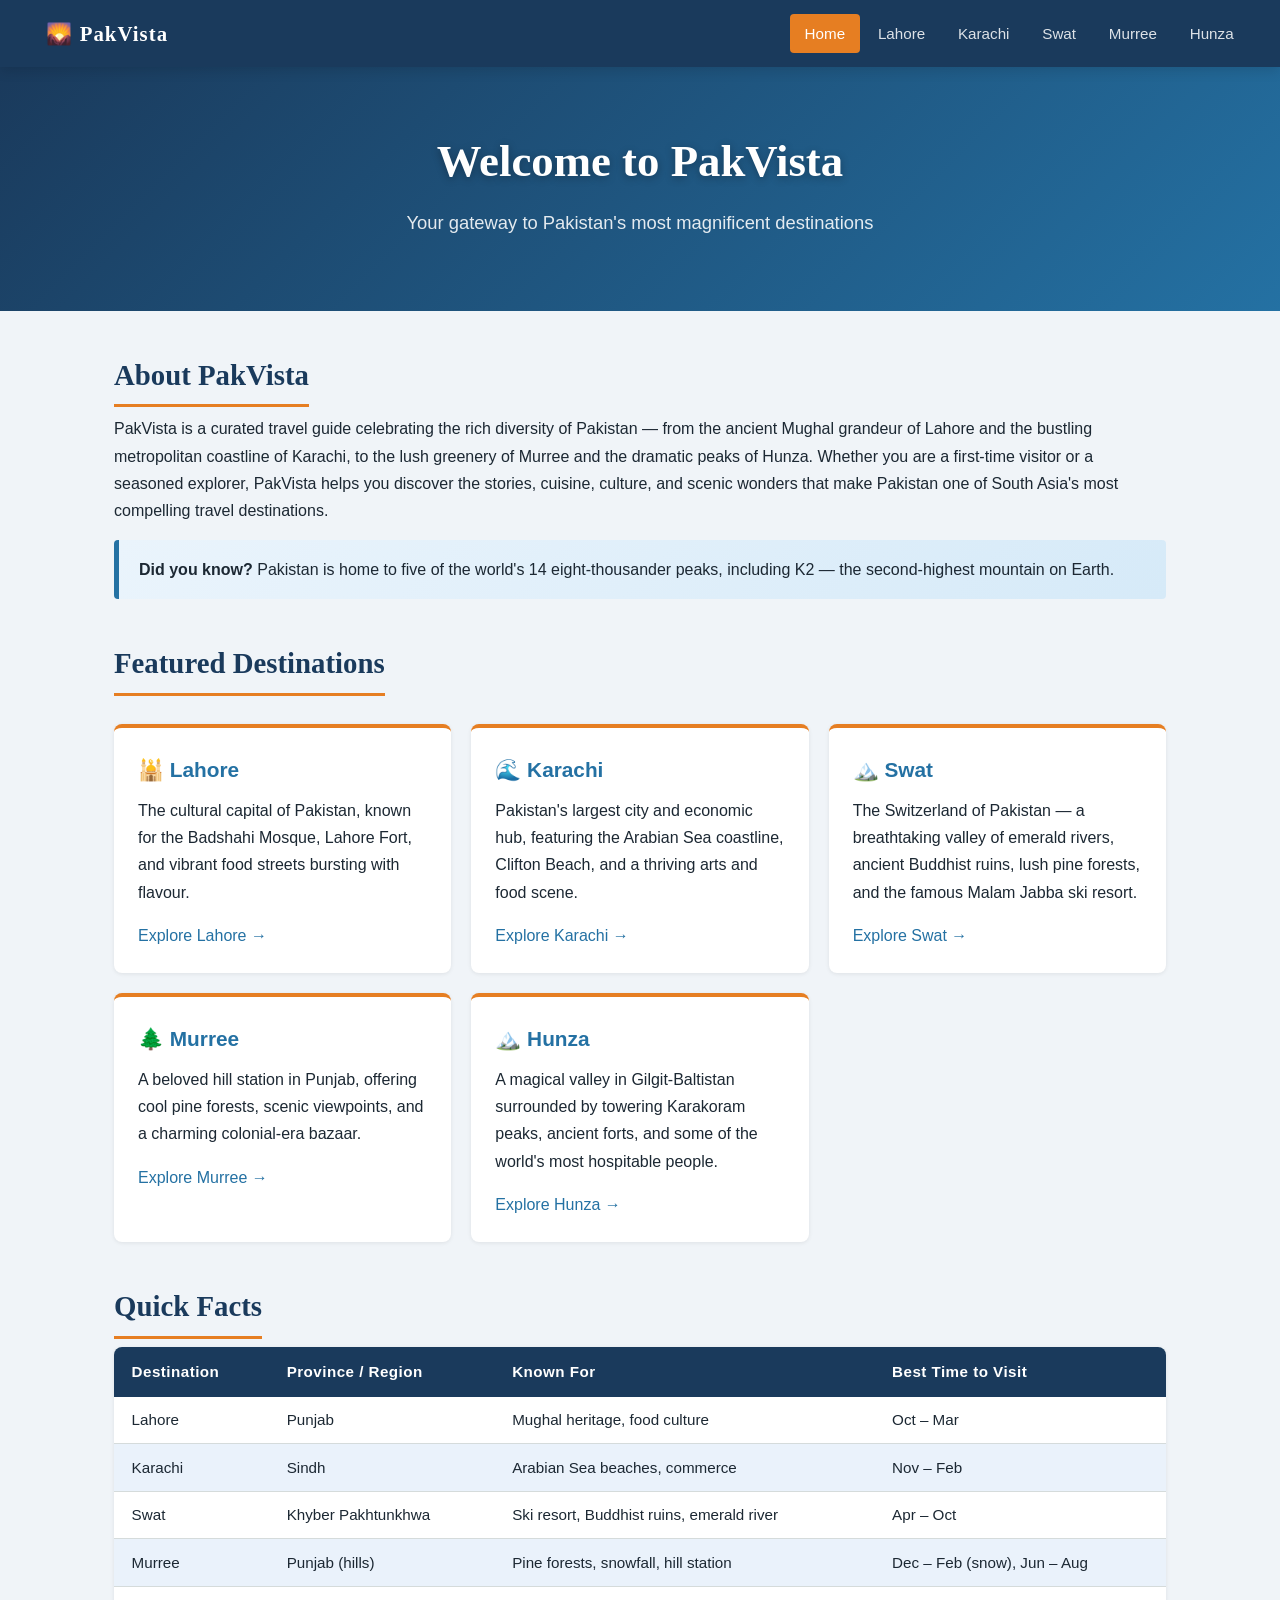
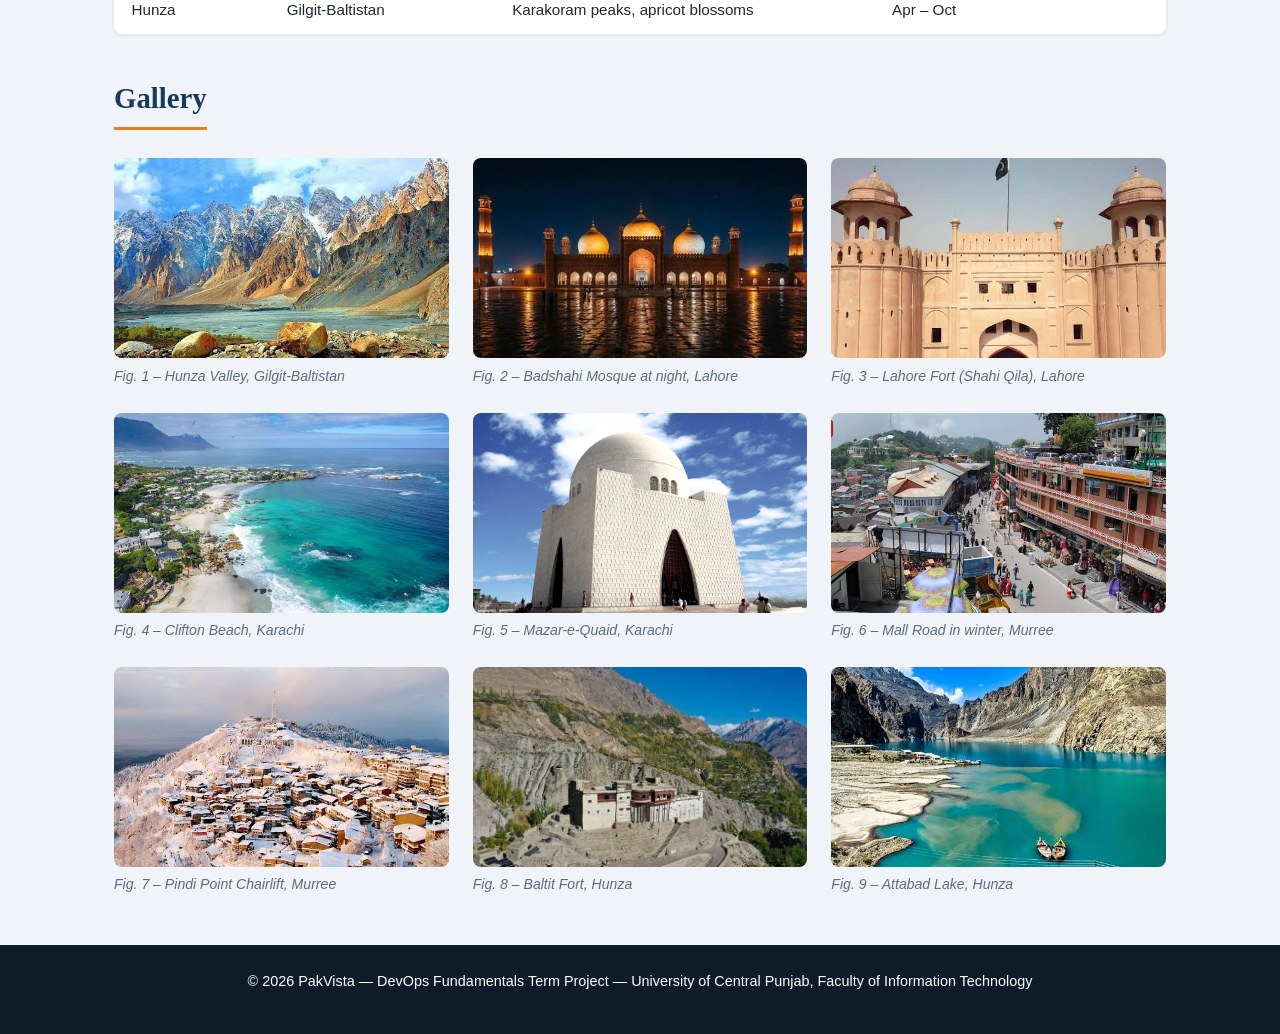
<file: index.html>
<!DOCTYPE html>
<html lang="en">
<head>
  <meta charset="UTF-8">
  <meta name="viewport" content="width=device-width, initial-scale=1.0">
  <meta name="description" content="PakVista – Discover the breathtaking destinations of Pakistan. Explore Lahore, Karachi, Swat, Murree, and Hunza.">
  <title>PakVista – Discover Pakistan</title>
  <link rel="stylesheet" href="style.css">
</head>
<body>

  <!-- Navigation -->
  <nav class="nav-bar">
    <a href="index.html" class="nav-brand">🌄 PakVista</a>
    <a href="index.html" class="active">Home</a>
    <a href="lahore.html">Lahore</a>
    <a href="karachi.html">Karachi</a>
    <a href="swat.html">Swat</a>
    <a href="murree.html">Murree</a>
    <a href="hunza.html">Hunza</a>
  </nav>

  <!-- Hero Header -->
  <header class="page-header">
    <h1>Welcome to PakVista</h1>
    <p class="tagline">Your gateway to Pakistan's most magnificent destinations</p>
  </header>

  <!-- Main Content -->
  <main>

    <!-- About Section -->
    <section id="about">
      <h2>About PakVista</h2>
      <p>
        PakVista is a curated travel guide celebrating the rich diversity of Pakistan — from the
        ancient Mughal grandeur of Lahore and the bustling metropolitan coastline of Karachi, to
        the lush greenery of Murree and the dramatic peaks of Hunza. Whether you are a first-time
        visitor or a seasoned explorer, PakVista helps you discover the stories, cuisine, culture,
        and scenic wonders that make Pakistan one of South Asia's most compelling travel destinations.
      </p>
      <div class="highlight-box">
        <strong>Did you know?</strong> Pakistan is home to five of the world's 14 eight-thousander
        peaks, including K2 — the second-highest mountain on Earth.
      </div>
    </section>

    <!-- Destinations Overview -->
    <section id="destinations">
      <h2>Featured Destinations</h2>
      <div class="card-grid">

        <div class="card">
          <h3>🕌 Lahore</h3>
          <p>The cultural capital of Pakistan, known for the Badshahi Mosque, Lahore Fort, and
             vibrant food streets bursting with flavour.</p>
          <a href="lahore.html">Explore Lahore →</a>
        </div>

        <div class="card">
          <h3>🌊 Karachi</h3>
          <p>Pakistan's largest city and economic hub, featuring the Arabian Sea coastline,
             Clifton Beach, and a thriving arts and food scene.</p>
          <a href="karachi.html">Explore Karachi →</a>
        </div>

        <div class="card">
          <h3>🏔️ Swat</h3>
          <p>The Switzerland of Pakistan — a breathtaking valley of emerald rivers, ancient
             Buddhist ruins, lush pine forests, and the famous Malam Jabba ski resort.</p>
          <a href="swat.html">Explore Swat →</a>
        </div>

        <div class="card">
          <h3>🌲 Murree</h3>
          <p>A beloved hill station in Punjab, offering cool pine forests, scenic viewpoints,
             and a charming colonial-era bazaar.</p>
          <a href="murree.html">Explore Murree →</a>
        </div>

        <div class="card">
          <h3>🏔️ Hunza</h3>
          <p>A magical valley in Gilgit-Baltistan surrounded by towering Karakoram peaks,
             ancient forts, and some of the world's most hospitable people.</p>
          <a href="hunza.html">Explore Hunza →</a>
        </div>

      </div>
    </section>

    <!-- Quick Facts Table -->
    <section id="facts">
      <h2>Quick Facts</h2>
      <table>
        <thead>
          <tr>
            <th>Destination</th>
            <th>Province / Region</th>
            <th>Known For</th>
            <th>Best Time to Visit</th>
          </tr>
        </thead>
        <tbody>
          <tr>
            <td>Lahore</td>
            <td>Punjab</td>
            <td>Mughal heritage, food culture</td>
            <td>Oct – Mar</td>
          </tr>
          <tr>
            <td>Karachi</td>
            <td>Sindh</td>
            <td>Arabian Sea beaches, commerce</td>
            <td>Nov – Feb</td>
          </tr>
          <tr>
            <td>Swat</td>
            <td>Khyber Pakhtunkhwa</td>
            <td>Ski resort, Buddhist ruins, emerald river</td>
            <td>Apr – Oct</td>
          </tr>
          <tr>
            <td>Murree</td>
            <td>Punjab (hills)</td>
            <td>Pine forests, snowfall, hill station</td>
            <td>Dec – Feb (snow), Jun – Aug</td>
          </tr>
          <tr>
            <td>Hunza</td>
            <td>Gilgit-Baltistan</td>
            <td>Karakoram peaks, apricot blossoms</td>
            <td>Apr – Oct</td>
          </tr>
        </tbody>
      </table>
    </section>

    <!-- Gallery Section -->
    <section id="gallery">
      <h2>Gallery</h2>
      <div class="card-grid" style="grid-template-columns: repeat(auto-fit, minmax(280px, 1fr)); gap: 1.5rem;">

        <figure style="margin:0;">
          <img src="images/hunza-valley.jpg"
               alt="Panoramic view of Hunza Valley with snow-capped peaks"
               style="width:100%; height:200px; object-fit:cover; border-radius:8px; display:block;">
          <figcaption>Fig. 1 – Hunza Valley, Gilgit-Baltistan</figcaption>
        </figure>

        <figure style="margin:0;">
          <img src="images/badshahi-mosque-night.jpg"
               alt="Badshahi Mosque at night illuminated with lights in Lahore"
               style="width:100%; height:200px; object-fit:cover; border-radius:8px; display:block;">
          <figcaption>Fig. 2 – Badshahi Mosque at night, Lahore</figcaption>
        </figure>

        <figure style="margin:0;">
          <img src="images/lahore-fort.jpg"
               alt="Lahore Fort Alamgiri Gate with ornate tile work"
               style="width:100%; height:200px; object-fit:cover; border-radius:8px; display:block;">
          <figcaption>Fig. 3 – Lahore Fort (Shahi Qila), Lahore</figcaption>
        </figure>

        <figure style="margin:0;">
          <img src="images/clifton-beach.jpg"
               alt="Clifton Beach Karachi at sunset with waves and people strolling"
               style="width:100%; height:200px; object-fit:cover; border-radius:8px; display:block;">
          <figcaption>Fig. 4 – Clifton Beach, Karachi</figcaption>
        </figure>

        <figure style="margin:0;">
          <img src="images/mazar-e-quaid.JPG"
               alt="Mazar-e-Quaid white marble mausoleum under blue skies"
               style="width:100%; height:200px; object-fit:cover; border-radius:8px; display:block;">
          <figcaption>Fig. 5 – Mazar-e-Quaid, Karachi</figcaption>
        </figure>

        <figure style="margin:0;">
          <img src="images/mall-road-murree.jpg"
               alt="Mall Road Murree covered in snow with people walking"
               style="width:100%; height:200px; object-fit:cover; border-radius:8px; display:block;">
          <figcaption>Fig. 6 – Mall Road in winter, Murree</figcaption>
        </figure>

        <figure style="margin:0;">
          <img src="images/pindi-point.jpg"
               alt="Chairlift at Pindi Point with pine forested hills"
               style="width:100%; height:200px; object-fit:cover; border-radius:8px; display:block;">
          <figcaption>Fig. 7 – Pindi Point Chairlift, Murree</figcaption>
        </figure>

        <figure style="margin:0;">
          <img src="images/baltit-fort.jpg"
               alt="Baltit Fort on a rocky hill above Karimabad with Karakoram mountains"
               style="width:100%; height:200px; object-fit:cover; border-radius:8px; display:block;">
          <figcaption>Fig. 8 – Baltit Fort, Hunza</figcaption>
        </figure>

        <figure style="margin:0;">
          <img src="images/attabad-lake.jpg"
               alt="Attabad Lake with brilliant turquoise water surrounded by mountain cliffs"
               style="width:100%; height:200px; object-fit:cover; border-radius:8px; display:block;">
          <figcaption>Fig. 9 – Attabad Lake, Hunza</figcaption>
        </figure>

      </div>
    </section>

  </main>

  <!-- Footer -->
  <footer>
    <p>
      &copy; 2026 PakVista &mdash; DevOps Fundamentals Term Project &mdash;
      University of Central Punjab, Faculty of Information Technology
    </p>
  </footer>

</body>
</html>
</file>
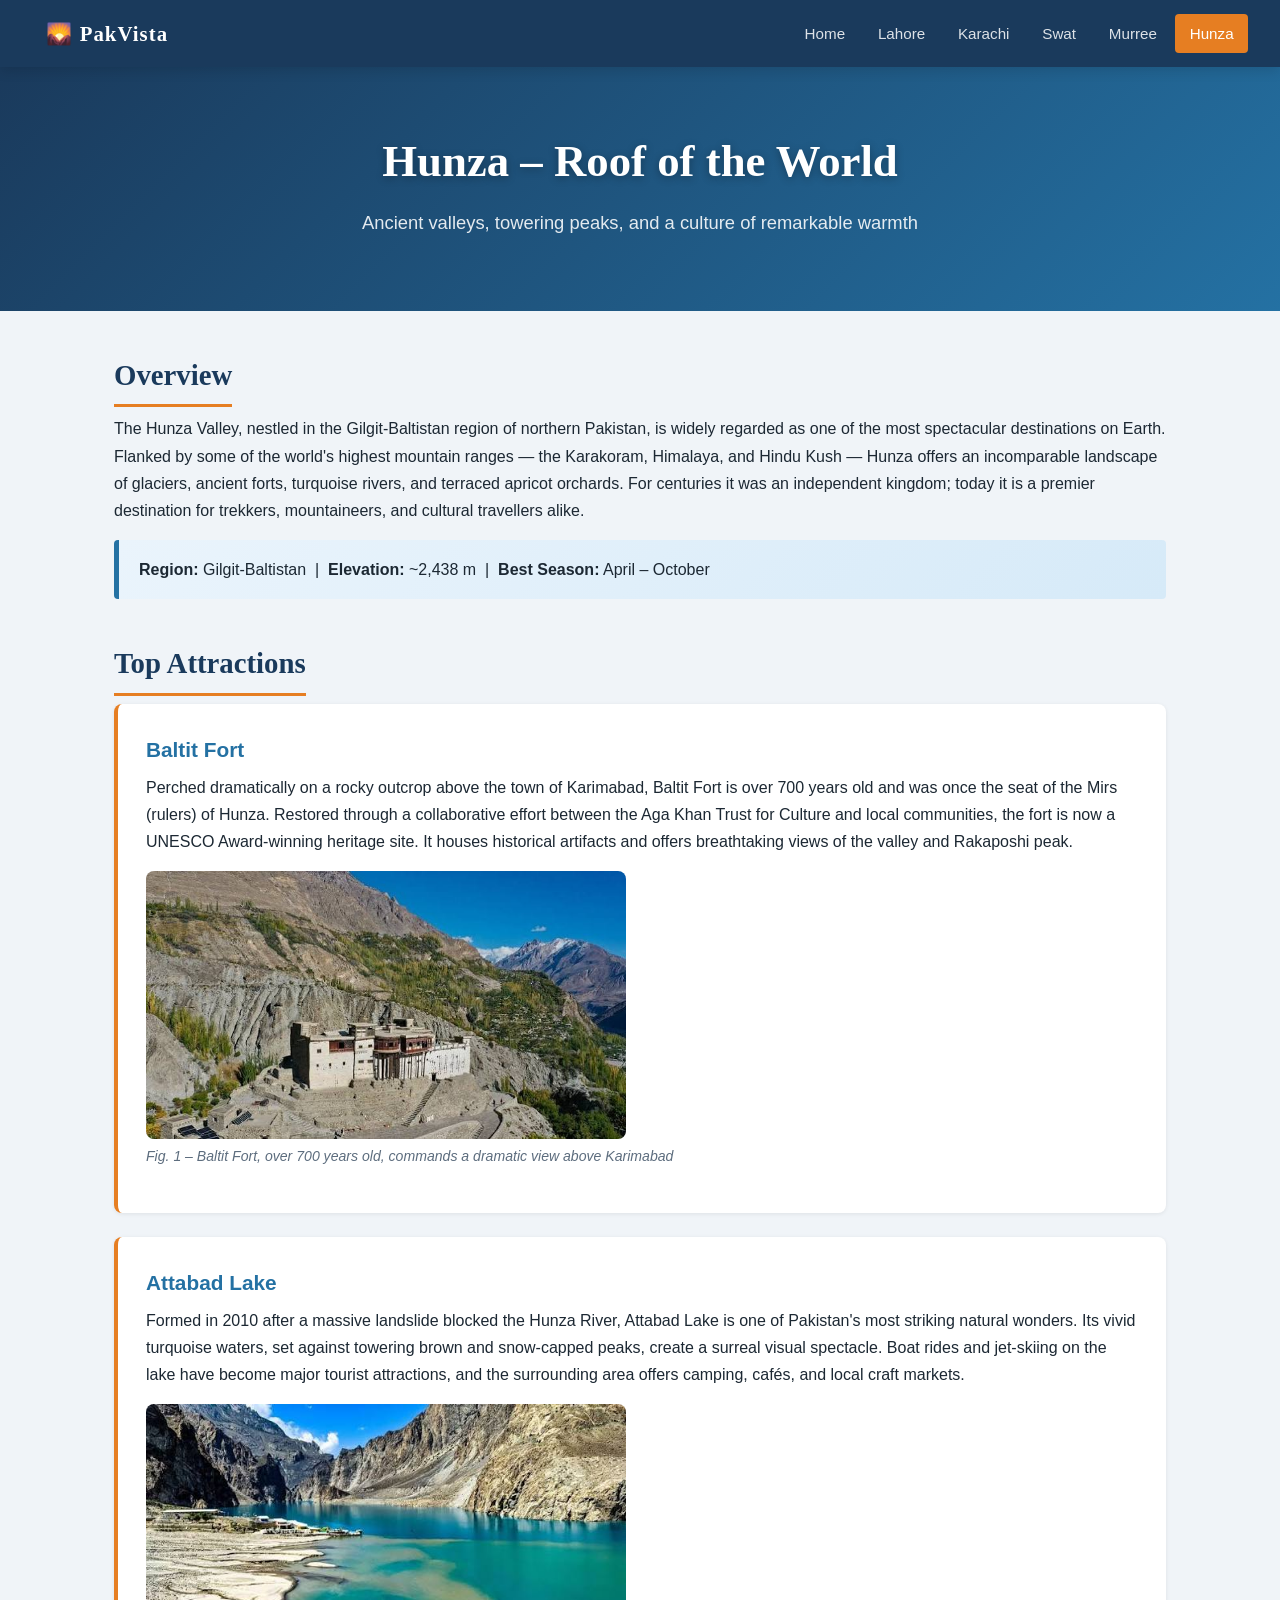
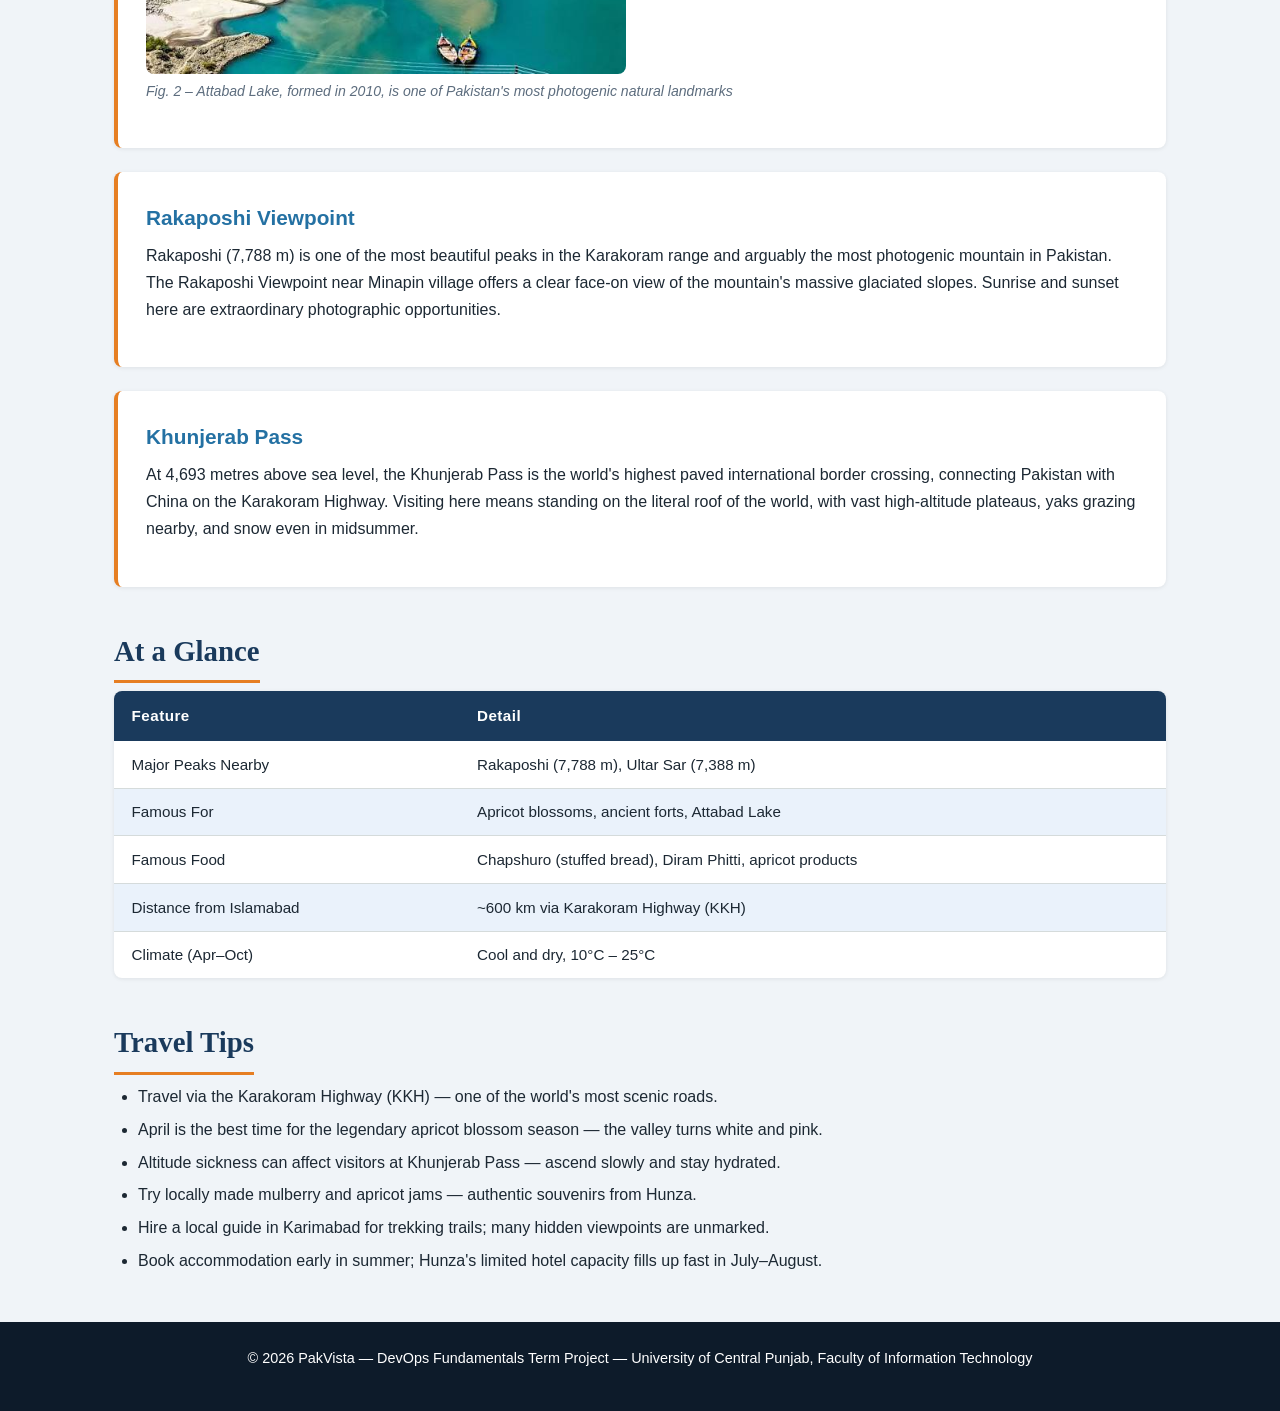
<file: hunza.html>
<!DOCTYPE html>
<html lang="en">
<head>
  <meta charset="UTF-8">
  <meta name="viewport" content="width=device-width, initial-scale=1.0">
  <meta name="description" content="Explore Hunza Valley – Pakistan's crown jewel in Gilgit-Baltistan. Discover the Karakoram peaks, ancient forts, and apricot blossoms.">
  <title>Hunza – PakVista</title>
  <link rel="stylesheet" href="style.css">
</head>
<body>

  <nav class="nav-bar">
    <a href="index.html" class="nav-brand">🌄 PakVista</a>
    <a href="index.html">Home</a>
    <a href="lahore.html">Lahore</a>
    <a href="karachi.html">Karachi</a>
    <a href="swat.html">Swat</a>
    <a href="murree.html">Murree</a>
    <a href="hunza.html" class="active">Hunza</a>
  </nav>

  <header class="page-header">
    <h1>Hunza – Roof of the World</h1>
    <p class="tagline">Ancient valleys, towering peaks, and a culture of remarkable warmth</p>
  </header>

  <main>

    <section id="overview">
      <h2>Overview</h2>
      <p>
        The Hunza Valley, nestled in the Gilgit-Baltistan region of northern Pakistan, is widely
        regarded as one of the most spectacular destinations on Earth. Flanked by some of the
        world's highest mountain ranges — the Karakoram, Himalaya, and Hindu Kush — Hunza
        offers an incomparable landscape of glaciers, ancient forts, turquoise rivers, and
        terraced apricot orchards. For centuries it was an independent kingdom; today it is
        a premier destination for trekkers, mountaineers, and cultural travellers alike.
      </p>
      <div class="highlight-box">
        <strong>Region:</strong> Gilgit-Baltistan &nbsp;|&nbsp;
        <strong>Elevation:</strong> ~2,438 m &nbsp;|&nbsp;
        <strong>Best Season:</strong> April – October
      </div>
    </section>

    <section id="attractions">
      <h2>Top Attractions</h2>

      <article id="baltit-fort">
        <h3>Baltit Fort</h3>
        <p>
          Perched dramatically on a rocky outcrop above the town of Karimabad, Baltit Fort is
          over 700 years old and was once the seat of the Mirs (rulers) of Hunza. Restored
          through a collaborative effort between the Aga Khan Trust for Culture and local
          communities, the fort is now a UNESCO Award-winning heritage site. It houses
          historical artifacts and offers breathtaking views of the valley and Rakaposhi peak.
        </p>
        <figure>
          <img src="images/baltit-fort.jpg"
               alt="Baltit Fort on a rocky hill above Karimabad with Karakoram mountains behind"
               style="width:100%; max-width:480px; border-radius:8px; display:block;">
          <figcaption>Fig. 1 – Baltit Fort, over 700 years old, commands a dramatic view above Karimabad</figcaption>
        </figure>
      </article>

      <article id="attabad-lake">
        <h3>Attabad Lake</h3>
        <p>
          Formed in 2010 after a massive landslide blocked the Hunza River, Attabad Lake is
          one of Pakistan's most striking natural wonders. Its vivid turquoise waters, set
          against towering brown and snow-capped peaks, create a surreal visual spectacle.
          Boat rides and jet-skiing on the lake have become major tourist attractions, and the
          surrounding area offers camping, cafés, and local craft markets.
        </p>
        <figure>
          <img src="images/attabad-lake.jpg"
               alt="Attabad Lake with brilliant turquoise water surrounded by mountain cliffs"
               style="width:100%; max-width:480px; border-radius:8px; display:block;">
          <figcaption>Fig. 2 – Attabad Lake, formed in 2010, is one of Pakistan's most photogenic natural landmarks</figcaption>
        </figure>
      </article>

      <article id="rakaposhi-viewpoint">
        <h3>Rakaposhi Viewpoint</h3>
        <p>
          Rakaposhi (7,788 m) is one of the most beautiful peaks in the Karakoram range and
          arguably the most photogenic mountain in Pakistan. The Rakaposhi Viewpoint near
          Minapin village offers a clear face-on view of the mountain's massive glaciated
          slopes. Sunrise and sunset here are extraordinary photographic opportunities.
        </p>
      </article>

      <article id="khunjerab-pass">
        <h3>Khunjerab Pass</h3>
        <p>
          At 4,693 metres above sea level, the Khunjerab Pass is the world's highest paved
          international border crossing, connecting Pakistan with China on the Karakoram
          Highway. Visiting here means standing on the literal roof of the world, with vast
          high-altitude plateaus, yaks grazing nearby, and snow even in midsummer.
        </p>
      </article>
    </section>

    <section id="highlights-table">
      <h2>At a Glance</h2>
      <table>
        <thead>
          <tr><th>Feature</th><th>Detail</th></tr>
        </thead>
        <tbody>
          <tr><td>Major Peaks Nearby</td><td>Rakaposhi (7,788 m), Ultar Sar (7,388 m)</td></tr>
          <tr><td>Famous For</td><td>Apricot blossoms, ancient forts, Attabad Lake</td></tr>
          <tr><td>Famous Food</td><td>Chapshuro (stuffed bread), Diram Phitti, apricot products</td></tr>
          <tr><td>Distance from Islamabad</td><td>~600 km via Karakoram Highway (KKH)</td></tr>
          <tr><td>Climate (Apr–Oct)</td><td>Cool and dry, 10°C – 25°C</td></tr>
        </tbody>
      </table>
    </section>

    <section id="travel-tips">
      <h2>Travel Tips</h2>
      <ul>
        <li>Travel via the Karakoram Highway (KKH) — one of the world's most scenic roads.</li>
        <li>April is the best time for the legendary apricot blossom season — the valley turns white and pink.</li>
        <li>Altitude sickness can affect visitors at Khunjerab Pass — ascend slowly and stay hydrated.</li>
        <li>Try locally made mulberry and apricot jams — authentic souvenirs from Hunza.</li>
        <li>Hire a local guide in Karimabad for trekking trails; many hidden viewpoints are unmarked.</li>
        <li>Book accommodation early in summer; Hunza's limited hotel capacity fills up fast in July–August.</li>
      </ul>
    </section>

  </main>

  <footer>
    <p>
      &copy; 2026 PakVista &mdash; DevOps Fundamentals Term Project &mdash;
      University of Central Punjab, Faculty of Information Technology
    </p>
  </footer>

</body>
</html>
</file>
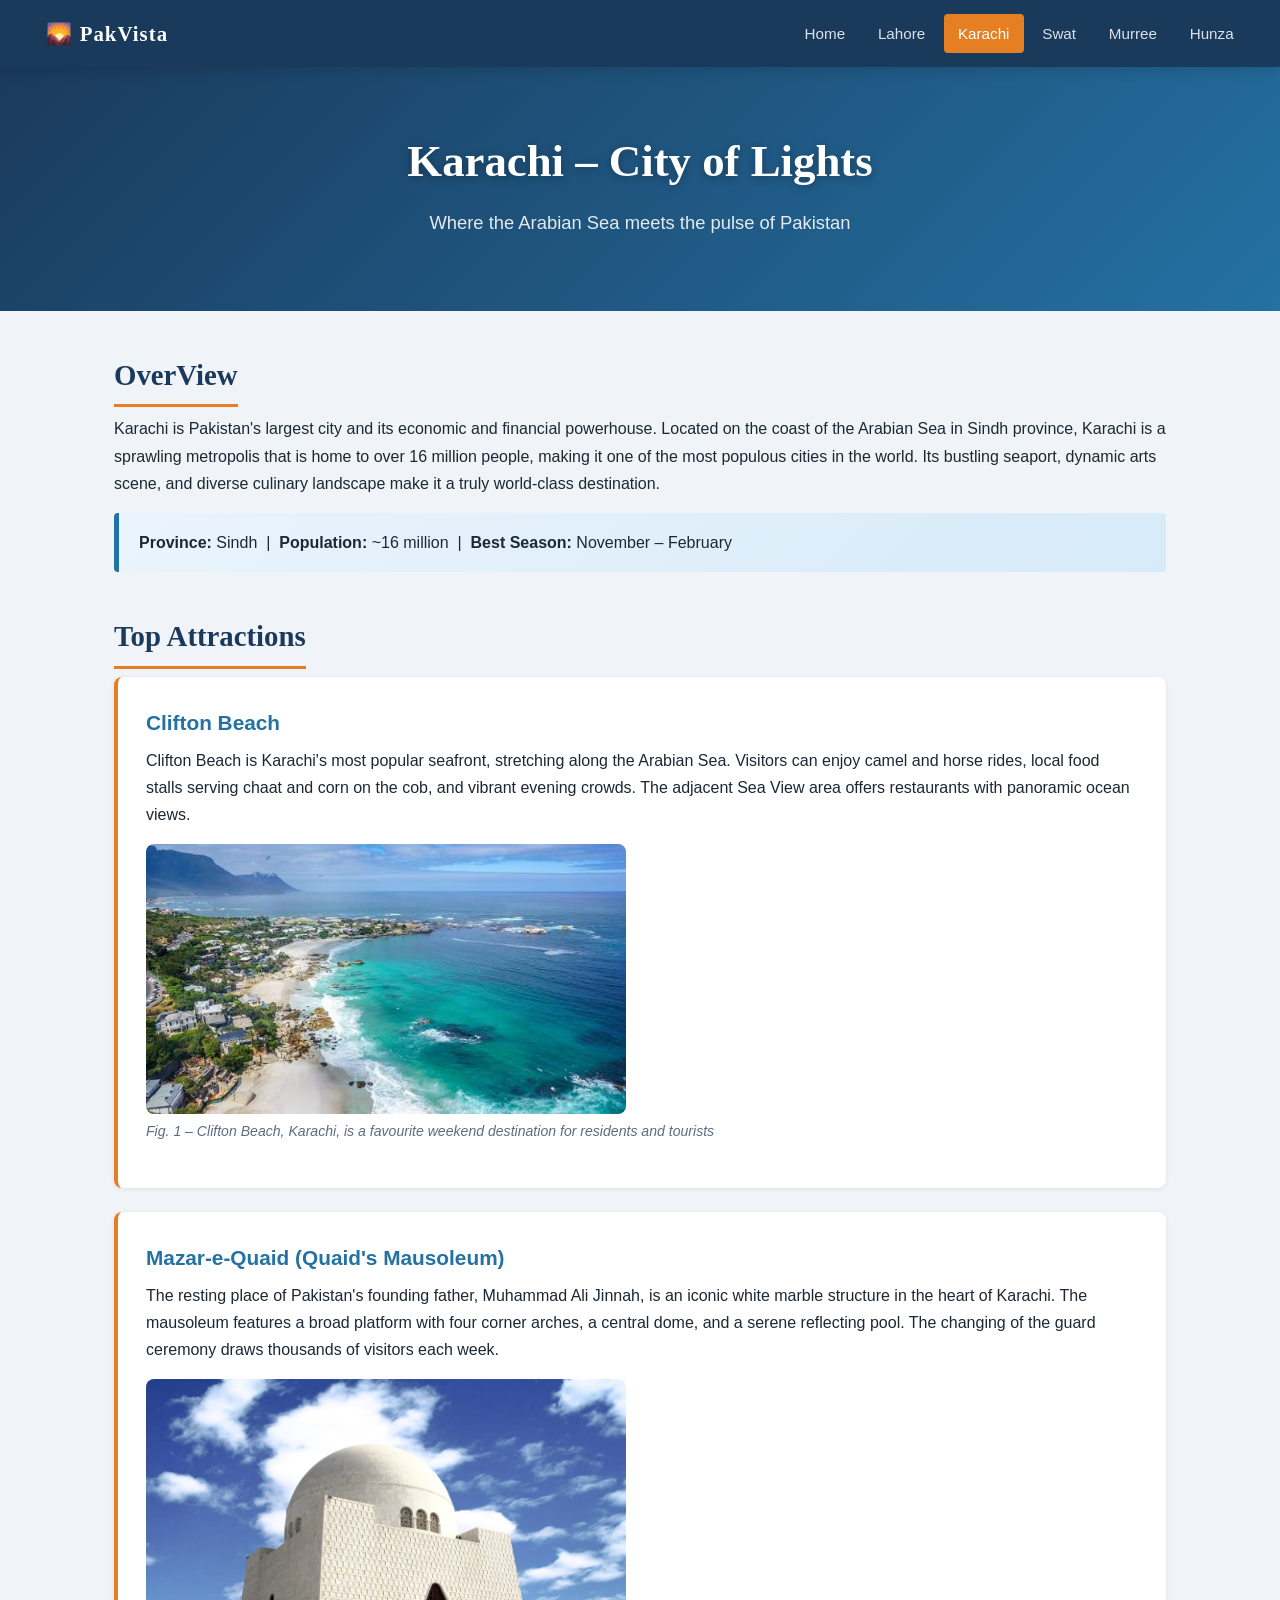
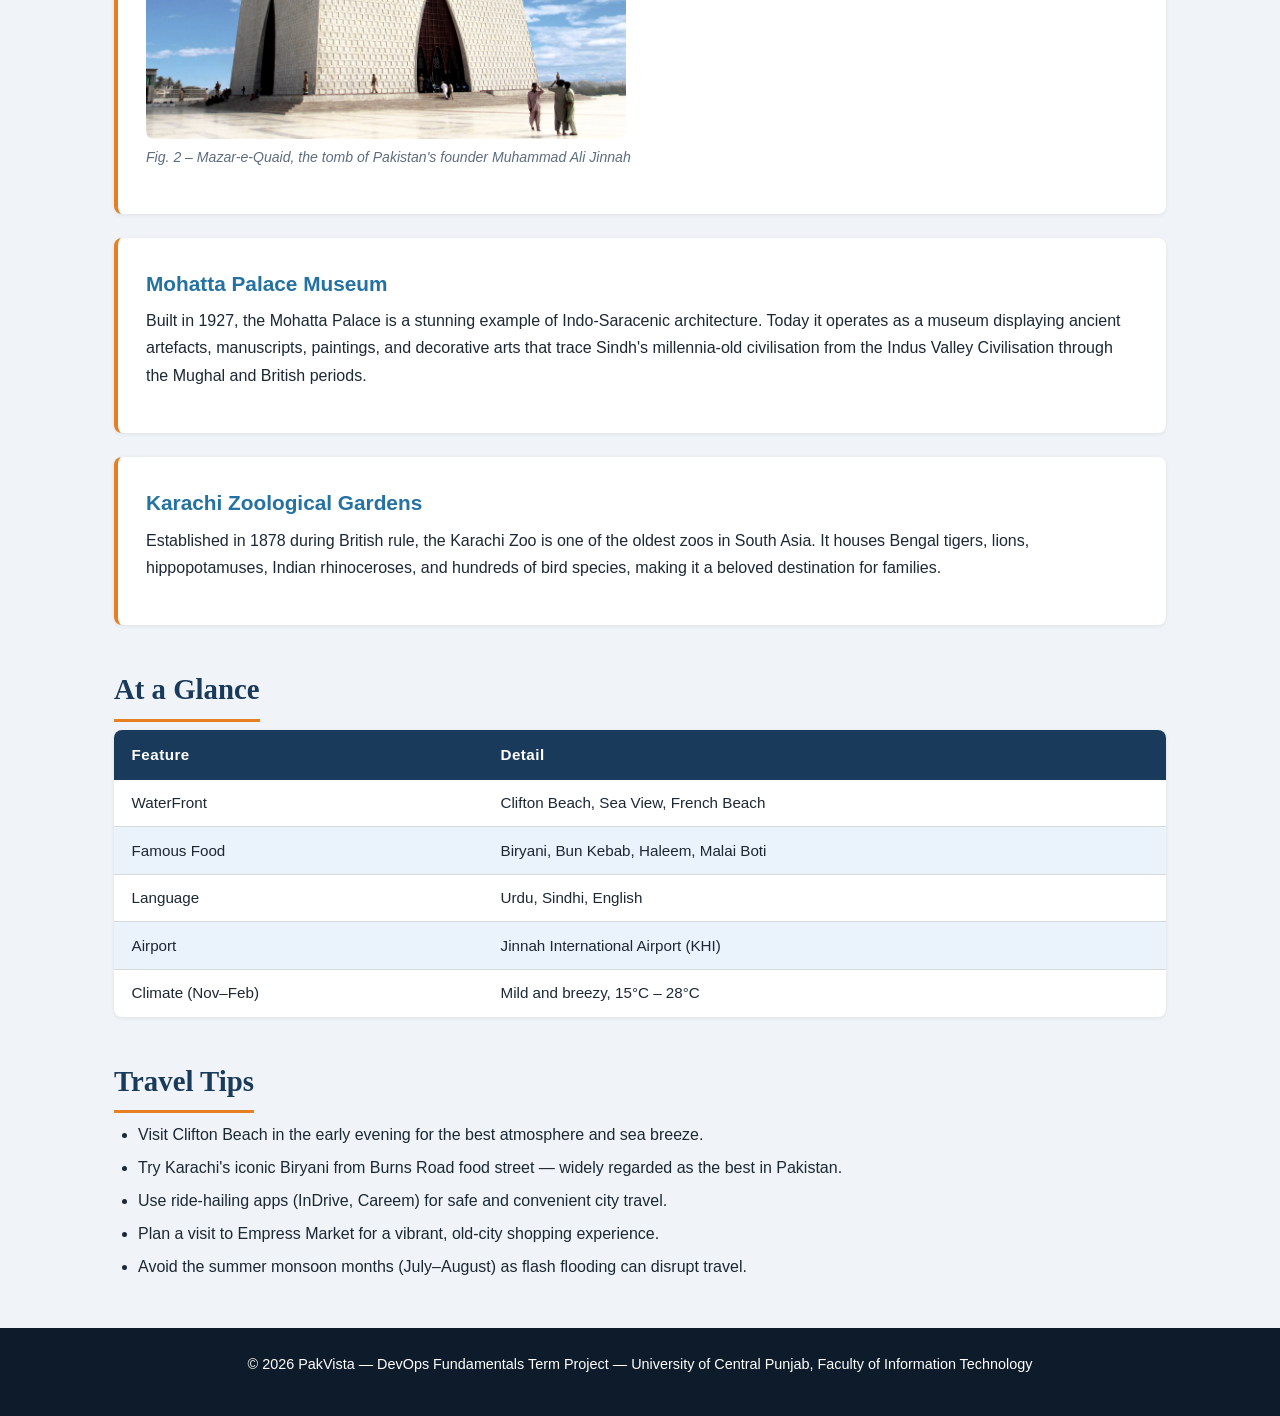
<file: karachi.html>
<!DOCTYPE html>
<html lang="en">
<head>
  <meta charset="UTF-8">
  <meta name="viewport" content="width=device-width, initial-scale=1.0">
  <meta name="description" content="Explore Karachi – Pakistan's City of Lights. Discover its beaches, cuisine, history, and vibrant urban culture.">
  <title>Karachi – PakVista</title>
  <link rel="stylesheet" href="style.css">
</head>
<body>

  <nav class="nav-bar">
    <a href="index.html" class="nav-brand">🌄 PakVista</a>
    <a href="index.html">Home</a>
    <a href="lahore.html">Lahore</a>
    <a href="karachi.html" class="active">Karachi</a>
    <a href="swat.html">Swat</a>
    <a href="murree.html">Murree</a>
    <a href="hunza.html">Hunza</a>
  </nav>

  <header class="page-header">
    <h1>Karachi – City of Lights</h1>
    <p class="tagline">Where the Arabian Sea meets the pulse of Pakistan</p>
  </header>

  <main>

    <section id="overview">
      <h2>OverView</h2>
      <p>
        Karachi is Pakistan's largest city and its economic and financial powerhouse. Located on
        the coast of the Arabian Sea in Sindh province, Karachi is a sprawling metropolis that is
        home to over 16 million people, making it one of the most populous cities in the world.
        Its bustling seaport, dynamic arts scene, and diverse culinary landscape make it a truly
        world-class destination.
      </p>
      <div class="highlight-box">
        <strong>Province:</strong> Sindh &nbsp;|&nbsp;
        <strong>Population:</strong> ~16 million &nbsp;|&nbsp;
        <strong>Best Season:</strong> November – February
      </div>
    </section>

    <section id="attractions">
      <h2>Top Attractions</h2>

      <article id="clifton-beach">
        <h3>Clifton Beach</h3>
        <p>
          Clifton Beach is Karachi's most popular seafront, stretching along the Arabian Sea.
          Visitors can enjoy camel and horse rides, local food stalls serving chaat and corn on
          the cob, and vibrant evening crowds. The adjacent Sea View area offers restaurants with
          panoramic ocean views.
        </p>
        <figure>
          <img src="images/clifton-beach.jpg"
               alt="Clifton Beach Karachi at sunset with waves and people strolling"
               style="width:100%; max-width:480px; border-radius:8px; display:block;">
          <figcaption>Fig. 1 – Clifton Beach, Karachi, is a favourite weekend destination for residents and tourists</figcaption>
        </figure>
      </article>

      <article id="quaid-mausoleum">
        <h3>Mazar-e-Quaid (Quaid's Mausoleum)</h3>
        <p>
          The resting place of Pakistan's founding father, Muhammad Ali Jinnah, is an iconic
          white marble structure in the heart of Karachi. The mausoleum features a broad platform
          with four corner arches, a central dome, and a serene reflecting pool. The changing of
          the guard ceremony draws thousands of visitors each week.
        </p>
        <figure>
          <img src="images/mazar-e-quaid.JPG"
               alt="Mazar-e-Quaid white marble mausoleum under blue skies"
               style="width:100%; max-width:480px; border-radius:8px; display:block;">
          <figcaption>Fig. 2 – Mazar-e-Quaid, the tomb of Pakistan's founder Muhammad Ali Jinnah</figcaption>
        </figure>
      </article>

      <article id="mohatta-palace">
        <h3>Mohatta Palace Museum</h3>
        <p>
          Built in 1927, the Mohatta Palace is a stunning example of Indo-Saracenic architecture.
          Today it operates as a museum displaying ancient artefacts, manuscripts, paintings, and
          decorative arts that trace Sindh's millennia-old civilisation from the Indus Valley
          Civilisation through the Mughal and British periods.
        </p>
      </article>

      <article id="karachi-zoo">
        <h3>Karachi Zoological Gardens</h3>
        <p>
          Established in 1878 during British rule, the Karachi Zoo is one of the oldest zoos in
          South Asia. It houses Bengal tigers, lions, hippopotamuses, Indian rhinoceroses, and
          hundreds of bird species, making it a beloved destination for families.
        </p>
      </article>
    </section>

    <section id="highlights-table">
      <h2>At a Glance</h2>
      <table>
        <thead>
          <tr><th>Feature</th><th>Detail</th></tr>
        </thead>
        <tbody>
          <tr><td>WaterFront</td><td>Clifton Beach, Sea View, French Beach</td></tr>
          <tr><td>Famous Food</td><td>Biryani, Bun Kebab, Haleem, Malai Boti</td></tr>
          <tr><td>Language</td><td>Urdu, Sindhi, English</td></tr>
          <tr><td>Airport</td><td>Jinnah International Airport (KHI)</td></tr>
          <tr><td>Climate (Nov–Feb)</td><td>Mild and breezy, 15°C – 28°C</td></tr>
        </tbody>
      </table>
    </section>

    <section id="travel-tips">
      <h2>Travel Tips</h2>
      <ul>
        <li>Visit Clifton Beach in the early evening for the best atmosphere and sea breeze.</li>
        <li>Try Karachi's iconic Biryani from Burns Road food street — widely regarded as the best in Pakistan.</li>
        <li>Use ride-hailing apps (InDrive, Careem) for safe and convenient city travel.</li>
        <li>Plan a visit to Empress Market for a vibrant, old-city shopping experience.</li>
        <li>Avoid the summer monsoon months (July–August) as flash flooding can disrupt travel.</li>
      </ul>
    </section>

  </main>

  <footer>
    <p>
      &copy; 2026 PakVista &mdash; DevOps Fundamentals Term Project &mdash;
      University of Central Punjab, Faculty of Information Technology
    </p>
  </footer>

</body>
</html>
</file>
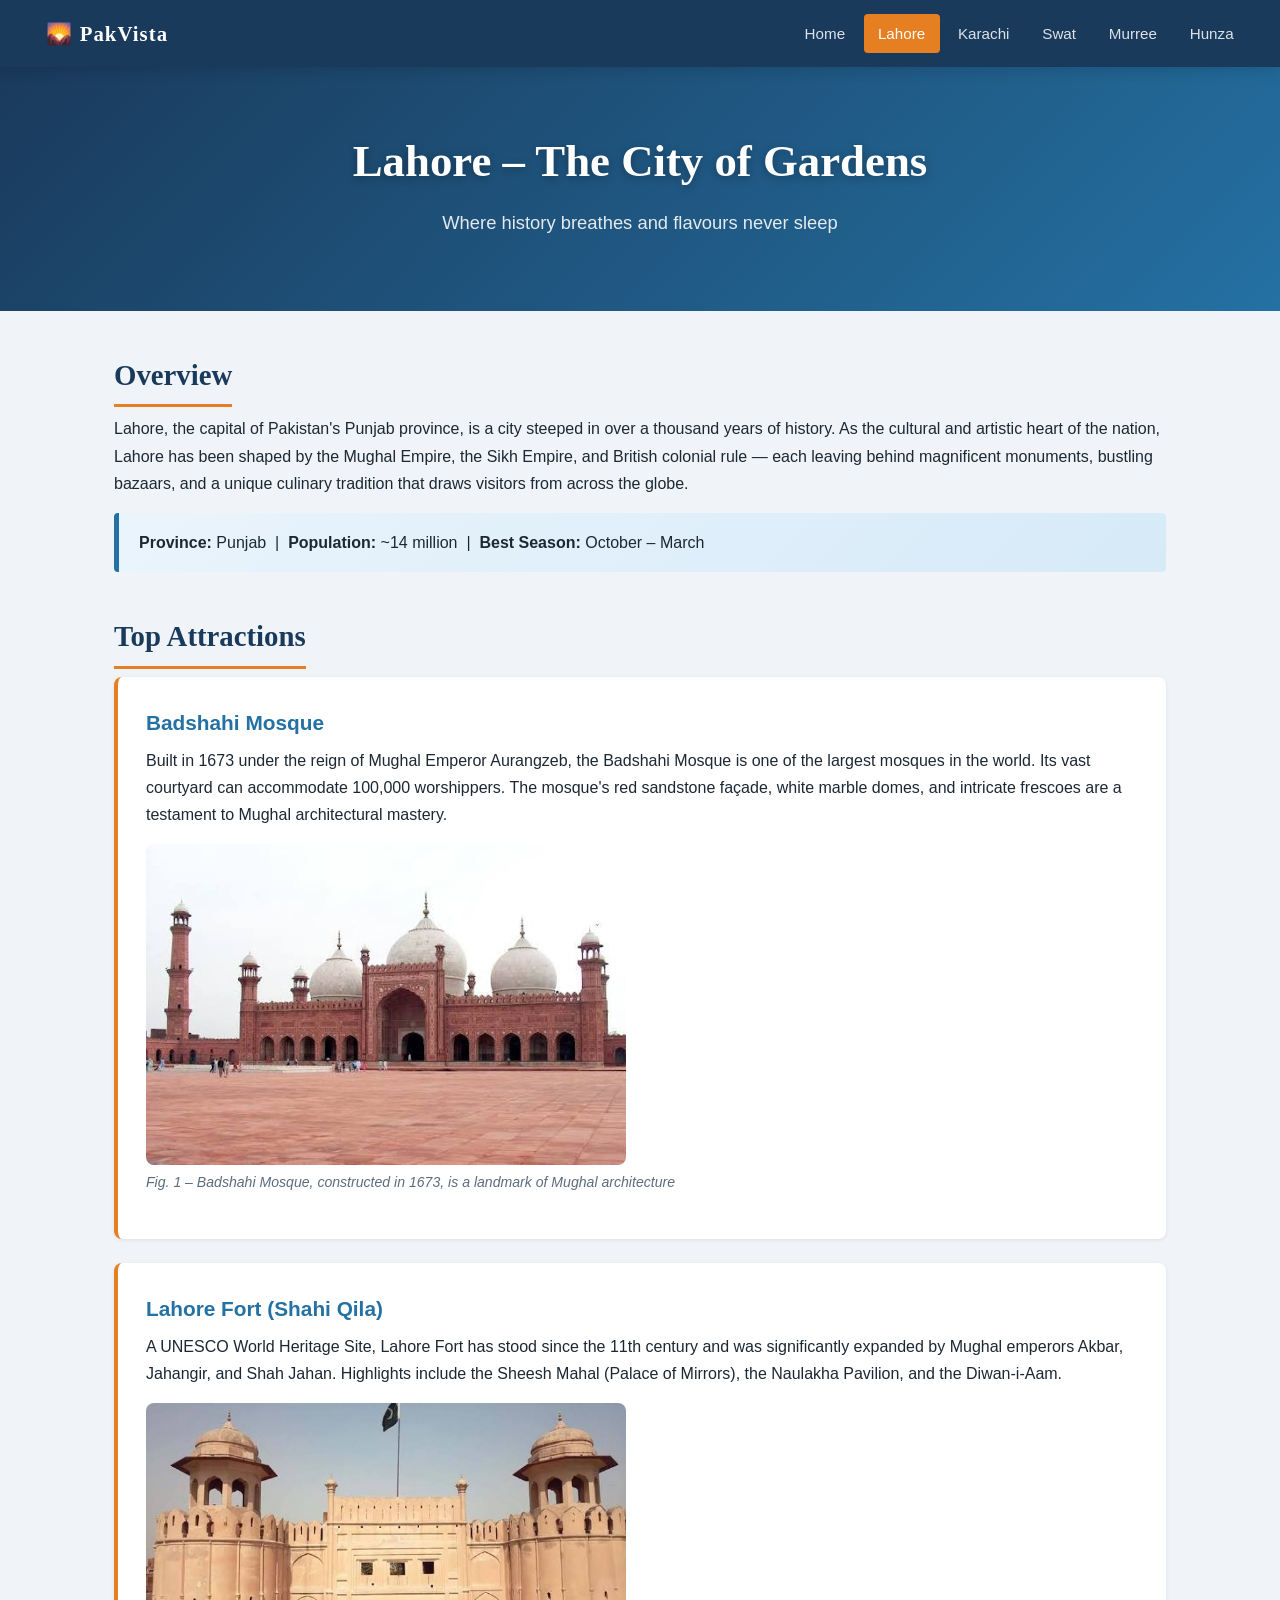
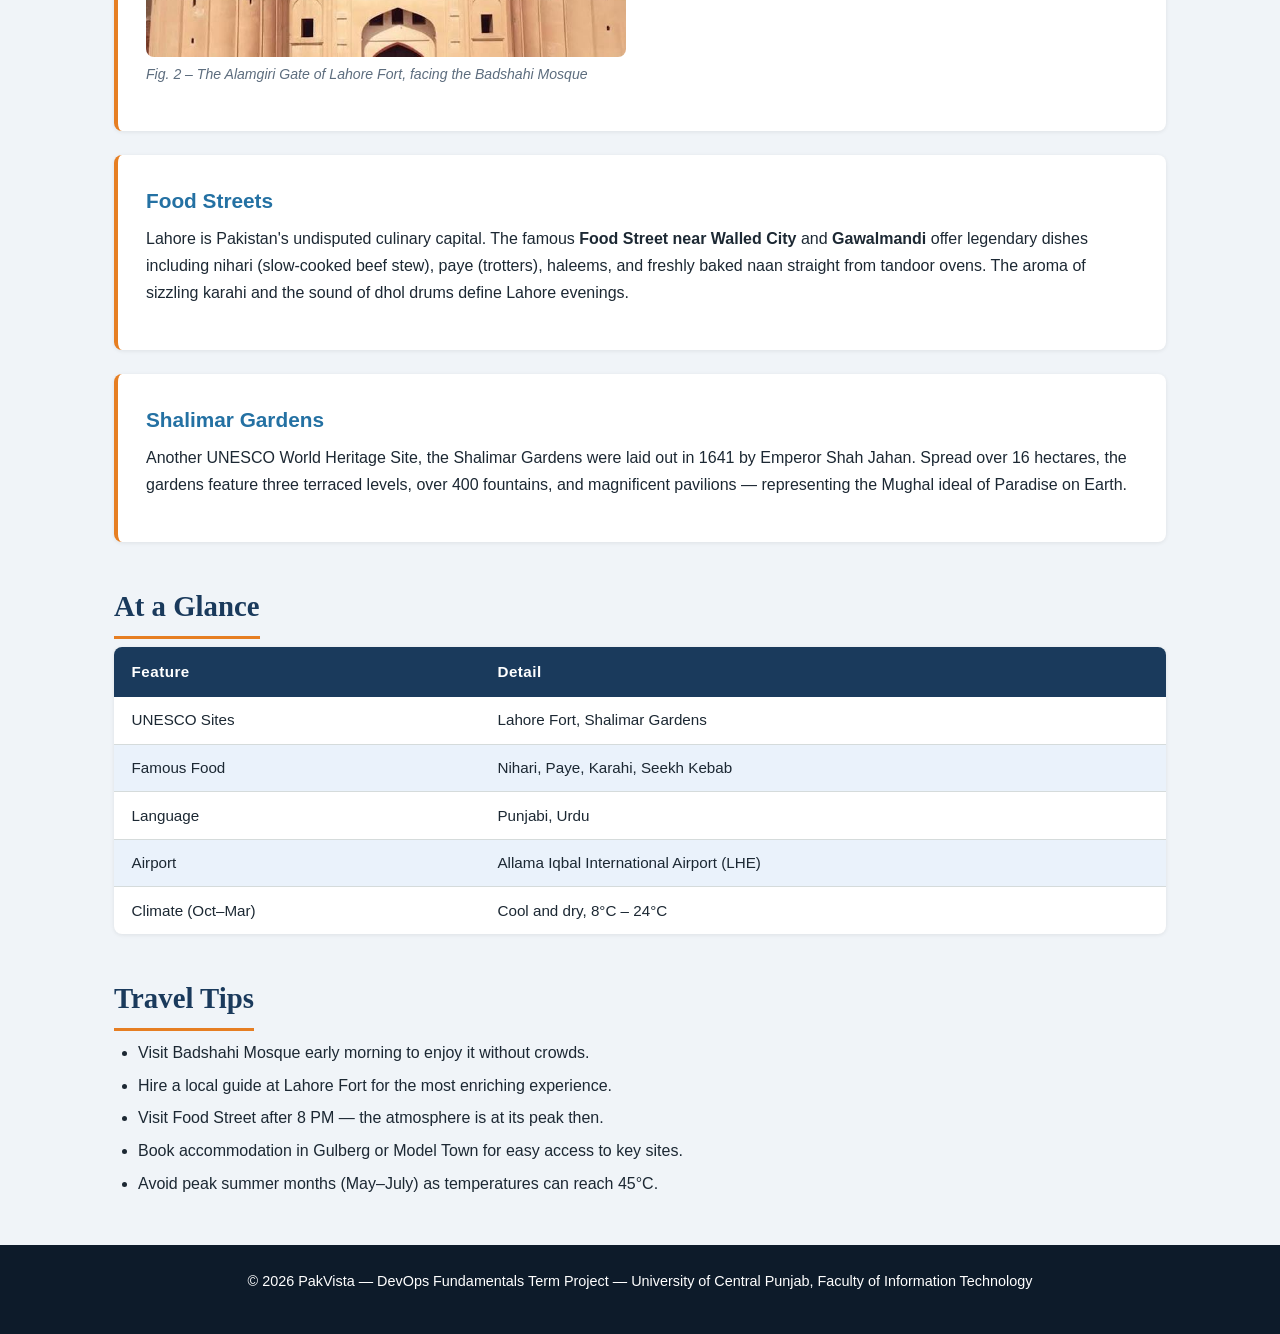
<file: lahore.html>
<!DOCTYPE html>
<html lang="en">
<head>
  <meta charset="UTF-8">
  <meta name="viewport" content="width=device-width, initial-scale=1.0">
  <meta name="description" content="Explore Lahore – Pakistan's cultural capital. Discover Mughal heritage, vibrant food streets, and historic monuments.">
  <title>Lahore – PakVista</title>
  <link rel="stylesheet" href="style.css">
</head>
<body>

  <nav class="nav-bar">
    <a href="index.html" class="nav-brand">🌄 PakVista</a>
    <a href="index.html">Home</a>
    <a href="lahore.html" class="active">Lahore</a>
    <a href="karachi.html">Karachi</a>
    <a href="swat.html">Swat</a>
    <a href="murree.html">Murree</a>
    <a href="hunza.html">Hunza</a>
  </nav>

  <header class="page-header">
    <h1>Lahore – The City of Gardens</h1>
    <p class="tagline">Where history breathes and flavours never sleep</p>
  </header>

  <main>

    <section id="overview">
      <h2>Overview</h2>
      <p>
        Lahore, the capital of Pakistan's Punjab province, is a city steeped in over a thousand
        years of history. As the cultural and artistic heart of the nation, Lahore has been shaped
        by the Mughal Empire, the Sikh Empire, and British colonial rule — each leaving behind
        magnificent monuments, bustling bazaars, and a unique culinary tradition that draws visitors
        from across the globe.
      </p>
      <div class="highlight-box">
        <strong>Province:</strong> Punjab &nbsp;|&nbsp;
        <strong>Population:</strong> ~14 million &nbsp;|&nbsp;
        <strong>Best Season:</strong> October – March
      </div>
    </section>

    <section id="attractions">
      <h2>Top Attractions</h2>

      <article id="badshahi-mosque">
        <h3>Badshahi Mosque</h3>
        <p>
          Built in 1673 under the reign of Mughal Emperor Aurangzeb, the Badshahi Mosque is one
          of the largest mosques in the world. Its vast courtyard can accommodate 100,000 worshippers.
          The mosque's red sandstone façade, white marble domes, and intricate frescoes are a
          testament to Mughal architectural mastery.
        </p>
        <figure>
          <img src="images/badshahi-mosque.jpg"
               alt="Badshahi Mosque front view with its iconic red sandstone facade"
               style="width:100%; max-width:480px; border-radius:8px; display:block;">
          <figcaption>Fig. 1 – Badshahi Mosque, constructed in 1673, is a landmark of Mughal architecture</figcaption>
        </figure>
      </article>

      <article id="lahore-fort">
        <h3>Lahore Fort (Shahi Qila)</h3>
        <p>
          A UNESCO World Heritage Site, Lahore Fort has stood since the 11th century and was
          significantly expanded by Mughal emperors Akbar, Jahangir, and Shah Jahan. Highlights
          include the Sheesh Mahal (Palace of Mirrors), the Naulakha Pavilion, and the Diwan-i-Aam.
        </p>
        <figure>
          <img src="images/lahore-fort.jpg"
               alt="Lahore Fort entrance gate with ornate tile work"
               style="width:100%; max-width:480px; border-radius:8px; display:block;">
          <figcaption>Fig. 2 – The Alamgiri Gate of Lahore Fort, facing the Badshahi Mosque</figcaption>
        </figure>
      </article>

      <article id="food-streets">
        <h3>Food Streets</h3>
        <p>
          Lahore is Pakistan's undisputed culinary capital. The famous <strong>Food Street near
          Walled City</strong> and <strong>Gawalmandi</strong> offer legendary dishes including
          nihari (slow-cooked beef stew), paye (trotters), haleems, and freshly baked naan straight
          from tandoor ovens. The aroma of sizzling karahi and the sound of dhol drums define
          Lahore evenings.
        </p>
      </article>

      <article id="shalimar-gardens">
        <h3>Shalimar Gardens</h3>
        <p>
          Another UNESCO World Heritage Site, the Shalimar Gardens were laid out in 1641 by Emperor
          Shah Jahan. Spread over 16 hectares, the gardens feature three terraced levels, over 400
          fountains, and magnificent pavilions — representing the Mughal ideal of Paradise on Earth.
        </p>
      </article>
    </section>

    <section id="highlights-table">
      <h2>At a Glance</h2>
      <table>
        <thead>
          <tr><th>Feature</th><th>Detail</th></tr>
        </thead>
        <tbody>
          <tr><td>UNESCO Sites</td><td>Lahore Fort, Shalimar Gardens</td></tr>
          <tr><td>Famous Food</td><td>Nihari, Paye, Karahi, Seekh Kebab</td></tr>
          <tr><td>Language</td><td>Punjabi, Urdu</td></tr>
          <tr><td>Airport</td><td>Allama Iqbal International Airport (LHE)</td></tr>
          <tr><td>Climate (Oct–Mar)</td><td>Cool and dry, 8°C – 24°C</td></tr>
        </tbody>
      </table>
    </section>

    <section id="travel-tips">
      <h2>Travel Tips</h2>
      <ul>
        <li>Visit Badshahi Mosque early morning to enjoy it without crowds.</li>
        <li>Hire a local guide at Lahore Fort for the most enriching experience.</li>
        <li>Visit Food Street after 8 PM — the atmosphere is at its peak then.</li>
        <li>Book accommodation in Gulberg or Model Town for easy access to key sites.</li>
        <li>Avoid peak summer months (May–July) as temperatures can reach 45°C.</li>
      </ul>
    </section>

  </main>

  <footer>
    <p>
      &copy; 2026 PakVista &mdash; DevOps Fundamentals Term Project &mdash;
      University of Central Punjab, Faculty of Information Technology
    </p>
  </footer>

</body>
</html>
</file>
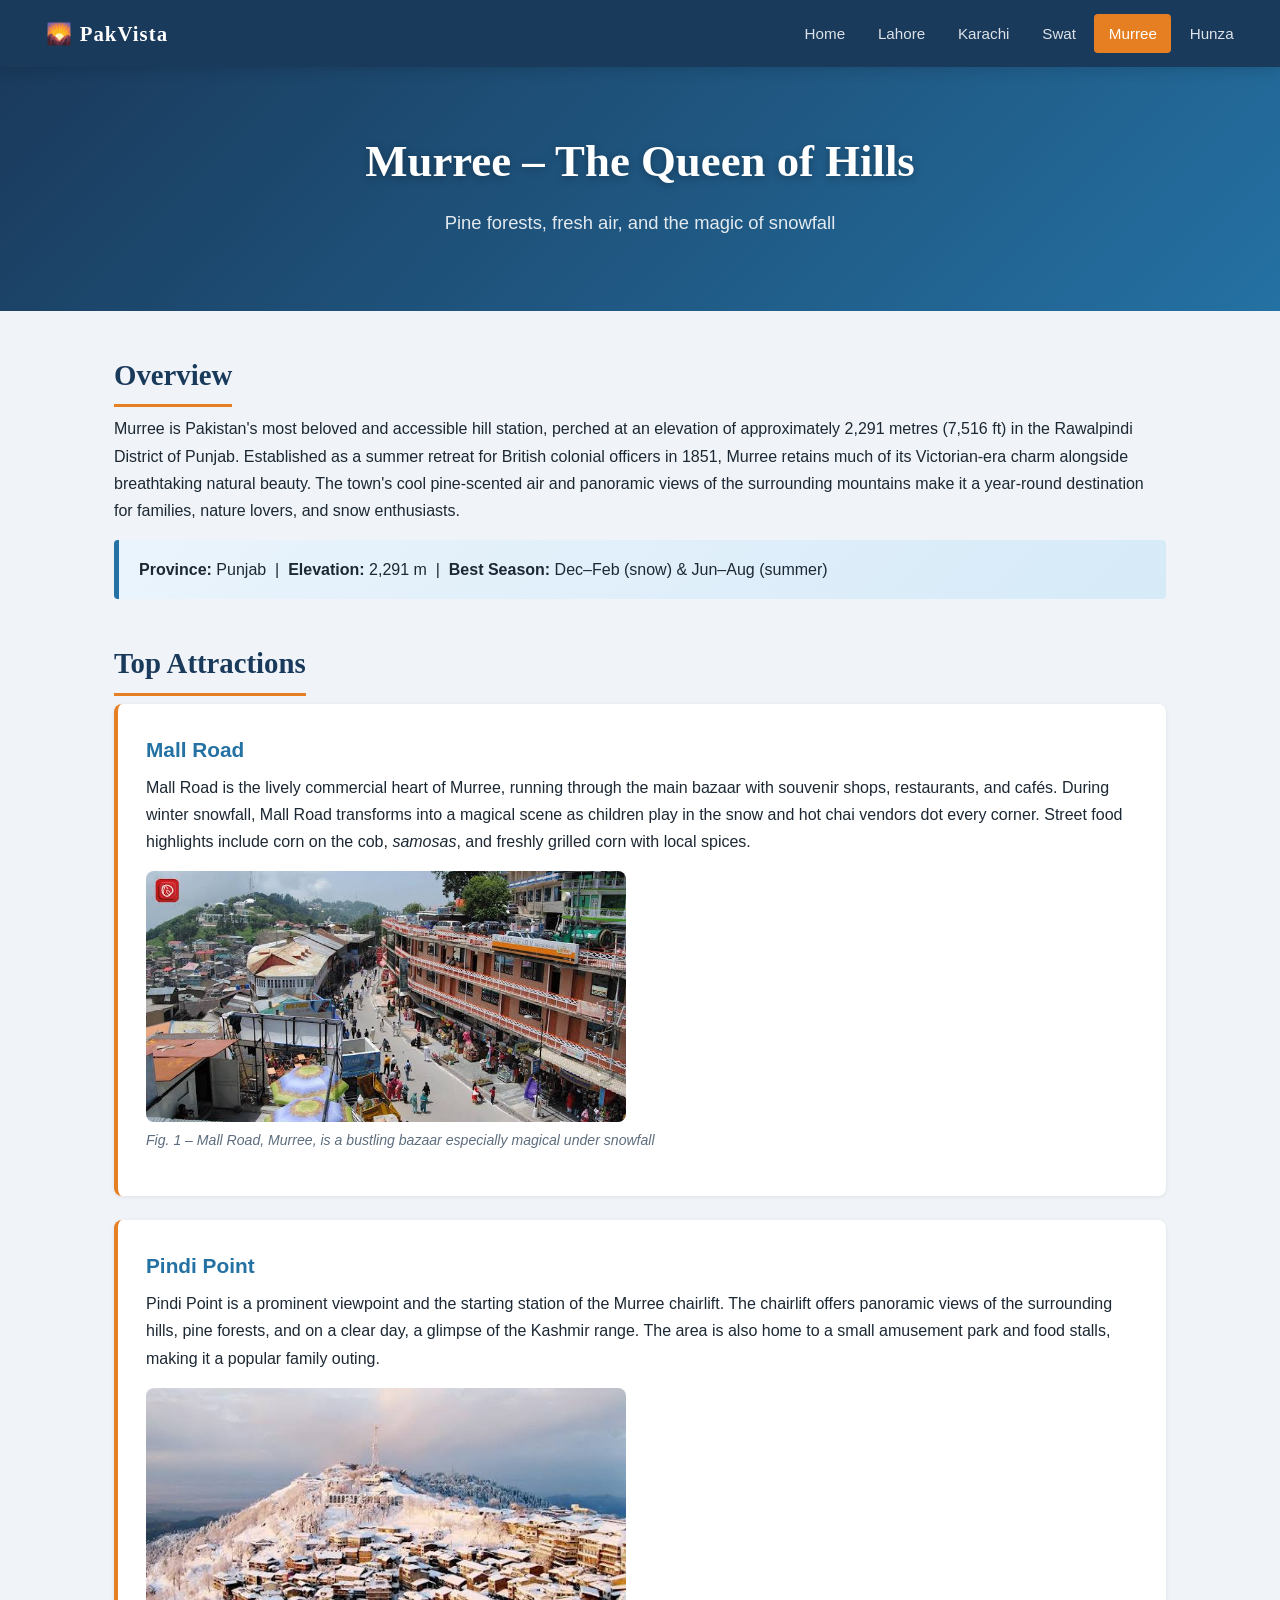
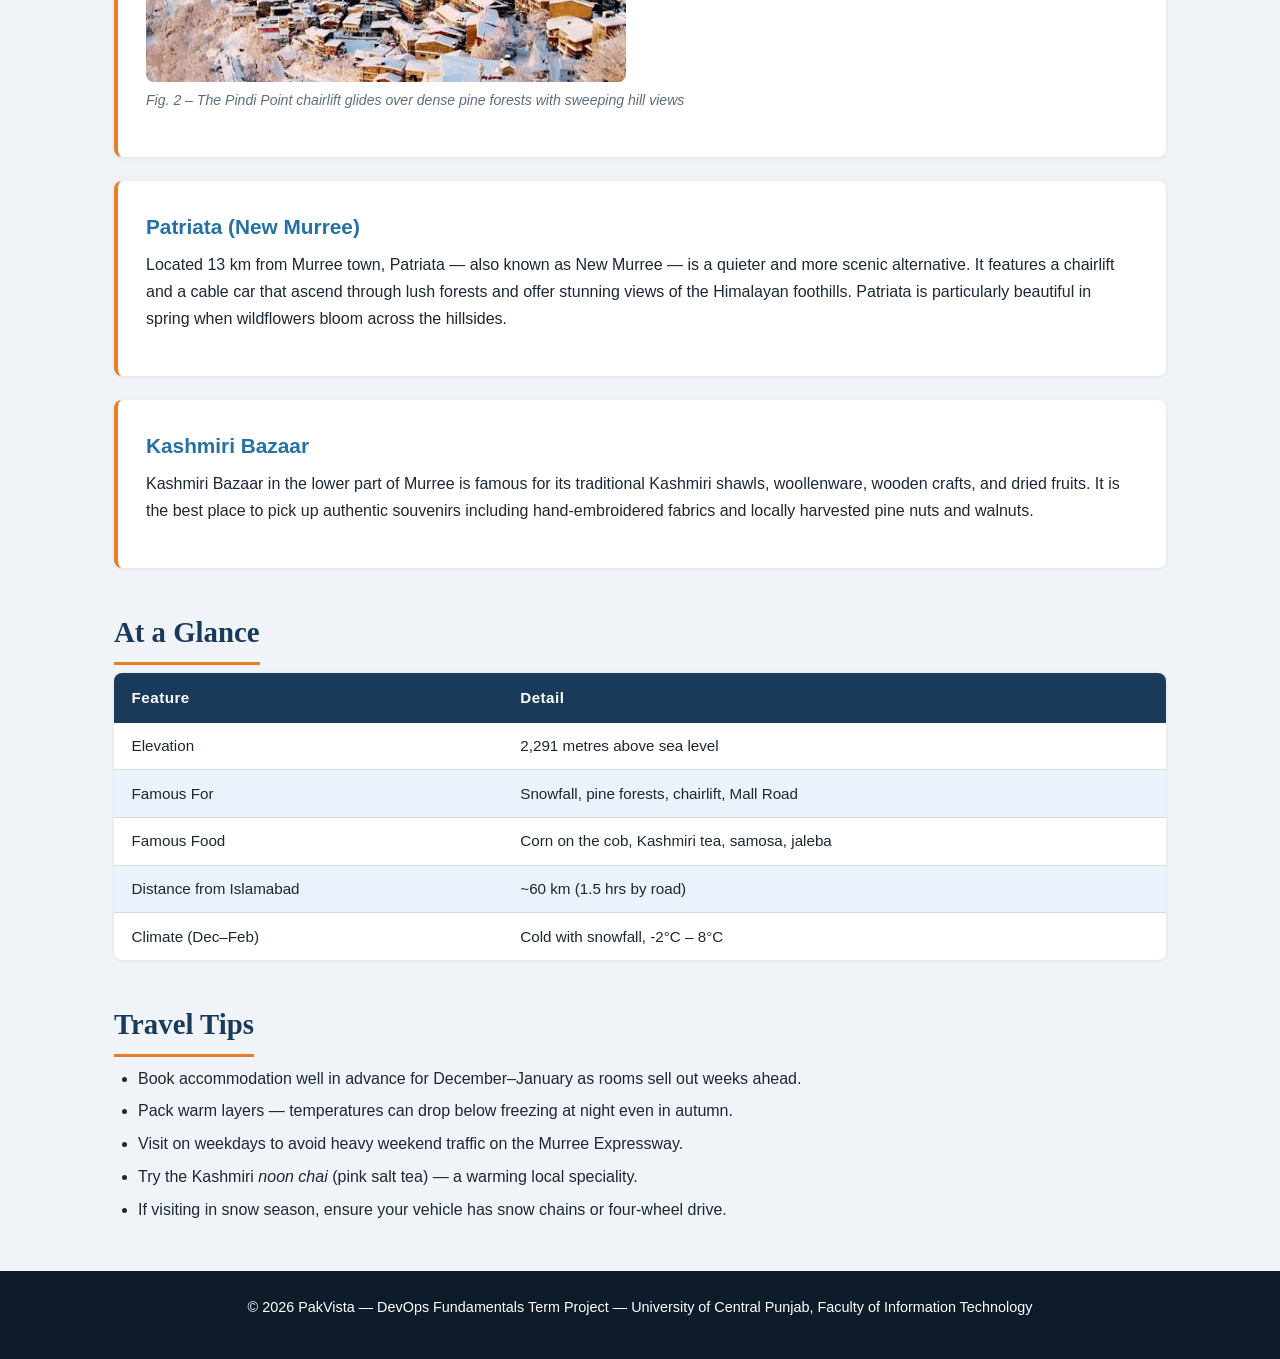
<file: murree.html>
<!DOCTYPE html>
<html lang="en">
<head>
  <meta charset="UTF-8">
  <meta name="viewport" content="width=device-width, initial-scale=1.0">
  <meta name="description" content="Explore Murree – Pakistan's favourite hill station. Discover pine forests, snow-capped peaks, and the famous Mall Road.">
  <title>Murree – PakVista</title>
  <link rel="stylesheet" href="style.css">
</head>
<body>

  <nav class="nav-bar">
    <a href="index.html" class="nav-brand">🌄 PakVista</a>
    <a href="index.html">Home</a>
    <a href="lahore.html">Lahore</a>
    <a href="karachi.html">Karachi</a>
    <a href="swat.html">Swat</a>
    <a href="murree.html" class="active">Murree</a>
    <a href="hunza.html">Hunza</a>
  </nav>

  <header class="page-header">
    <h1>Murree – The Queen of Hills</h1>
    <p class="tagline">Pine forests, fresh air, and the magic of snowfall</p>
  </header>

  <main>

    <section id="overview">
      <h2>Overview</h2>
      
      <p>
        Murree is Pakistan's most beloved and accessible hill station, perched at an elevation of
        approximately 2,291 metres (7,516 ft) in the Rawalpindi District of Punjab. Established
        as a summer retreat for British colonial officers in 1851, Murree retains much of its
        Victorian-era charm alongside breathtaking natural beauty. The town's cool pine-scented
        air and panoramic views of the surrounding mountains make it a year-round destination
        for families, nature lovers, and snow enthusiasts.
      </p>
      
      <div class="highlight-box">
        <strong>Province:</strong> Punjab &nbsp;|&nbsp;
        <strong>Elevation:</strong> 2,291 m &nbsp;|&nbsp;
        <strong>Best Season:</strong> Dec–Feb (snow) &amp; Jun–Aug (summer)
      </div>
    </section>

    <section id="attractions">
      <h2>Top Attractions</h2>

      <article id="mall-road">
        <h3>Mall Road</h3>
        <p>
          Mall Road is the lively commercial heart of Murree, running through the main bazaar with
          souvenir shops, restaurants, and cafés. During winter snowfall, Mall Road transforms into
          a magical scene as children play in the snow and hot chai vendors dot every corner.
          Street food highlights include corn on the cob, <em>samosas</em>, and freshly grilled
          corn with local spices.
        </p>
        <figure>
          <img src="images/mall-road-murree.jpg"
               alt="Mall Road Murree covered in snow with people walking and shops on both sides"
               style="width:100%; max-width:480px; border-radius:8px; display:block;">
          <figcaption>Fig. 1 – Mall Road, Murree, is a bustling bazaar especially magical under snowfall</figcaption>
        </figure>
      </article>

      <article id="pindi-point">
        <h3>Pindi Point</h3>
        <p>
          Pindi Point is a prominent viewpoint and the starting station of the Murree chairlift.
          The chairlift offers panoramic views of the surrounding hills, pine forests, and on a
          clear day, a glimpse of the Kashmir range. The area is also home to a small amusement
          park and food stalls, making it a popular family outing.
        </p>
        <figure>
          <img src="images/pindi-point.jpg"
               alt="Chairlift at Pindi Point with pine forested hills stretching into the distance"
               style="width:100%; max-width:480px; border-radius:8px; display:block;">
          <figcaption>Fig. 2 – The Pindi Point chairlift glides over dense pine forests with sweeping hill views</figcaption>
        </figure>
      </article>

      <article id="patriata">
        <h3>Patriata (New Murree)</h3>
        <p>
          Located 13 km from Murree town, Patriata — also known as New Murree — is a quieter
          and more scenic alternative. It features a chairlift and a cable car that ascend through
          lush forests and offer stunning views of the Himalayan foothills. Patriata is particularly
          beautiful in spring when wildflowers bloom across the hillsides.
        </p>
      </article>

      <article id="kashmiri-bazaar">
        <h3>Kashmiri Bazaar</h3>
        <p>
          Kashmiri Bazaar in the lower part of Murree is famous for its traditional Kashmiri shawls,
          woollenware, wooden crafts, and dried fruits. It is the best place to pick up authentic
          souvenirs including hand-embroidered fabrics and locally harvested pine nuts and walnuts.
        </p>
      </article>
    </section>

    <section id="highlights-table">
      <h2>At a Glance</h2>
      <table>
        <thead>
          <tr><th>Feature</th><th>Detail</th></tr>
        </thead>
        <tbody>
          <tr><td>Elevation</td><td>2,291 metres above sea level</td></tr>
          <tr><td>Famous For</td><td>Snowfall, pine forests, chairlift, Mall Road</td></tr>
          <tr><td>Famous Food</td><td>Corn on the cob, Kashmiri tea, samosa, jaleba</td></tr>
          <tr><td>Distance from Islamabad</td><td>~60 km (1.5 hrs by road)</td></tr>
          <tr><td>Climate (Dec–Feb)</td><td>Cold with snowfall, -2°C – 8°C</td></tr>
        </tbody>
      </table>
    </section>

    <section id="travel-tips">
      <h2>Travel Tips</h2>
      <ul>
        <li>Book accommodation well in advance for December–January as rooms sell out weeks ahead.</li>
        <li>Pack warm layers — temperatures can drop below freezing at night even in autumn.</li>
        <li>Visit on weekdays to avoid heavy weekend traffic on the Murree Expressway.</li>
        <li>Try the Kashmiri <em>noon chai</em> (pink salt tea) — a warming local speciality.</li>
        <li>If visiting in snow season, ensure your vehicle has snow chains or four-wheel drive.</li>
      </ul>
    </section>

  </main>

  <footer>
    <p>
      &copy; 2026 PakVista &mdash; DevOps Fundamentals Term Project &mdash;
      University of Central Punjab, Faculty of Information Technology
    </p>
  </footer>

</body>
</html>
</file>
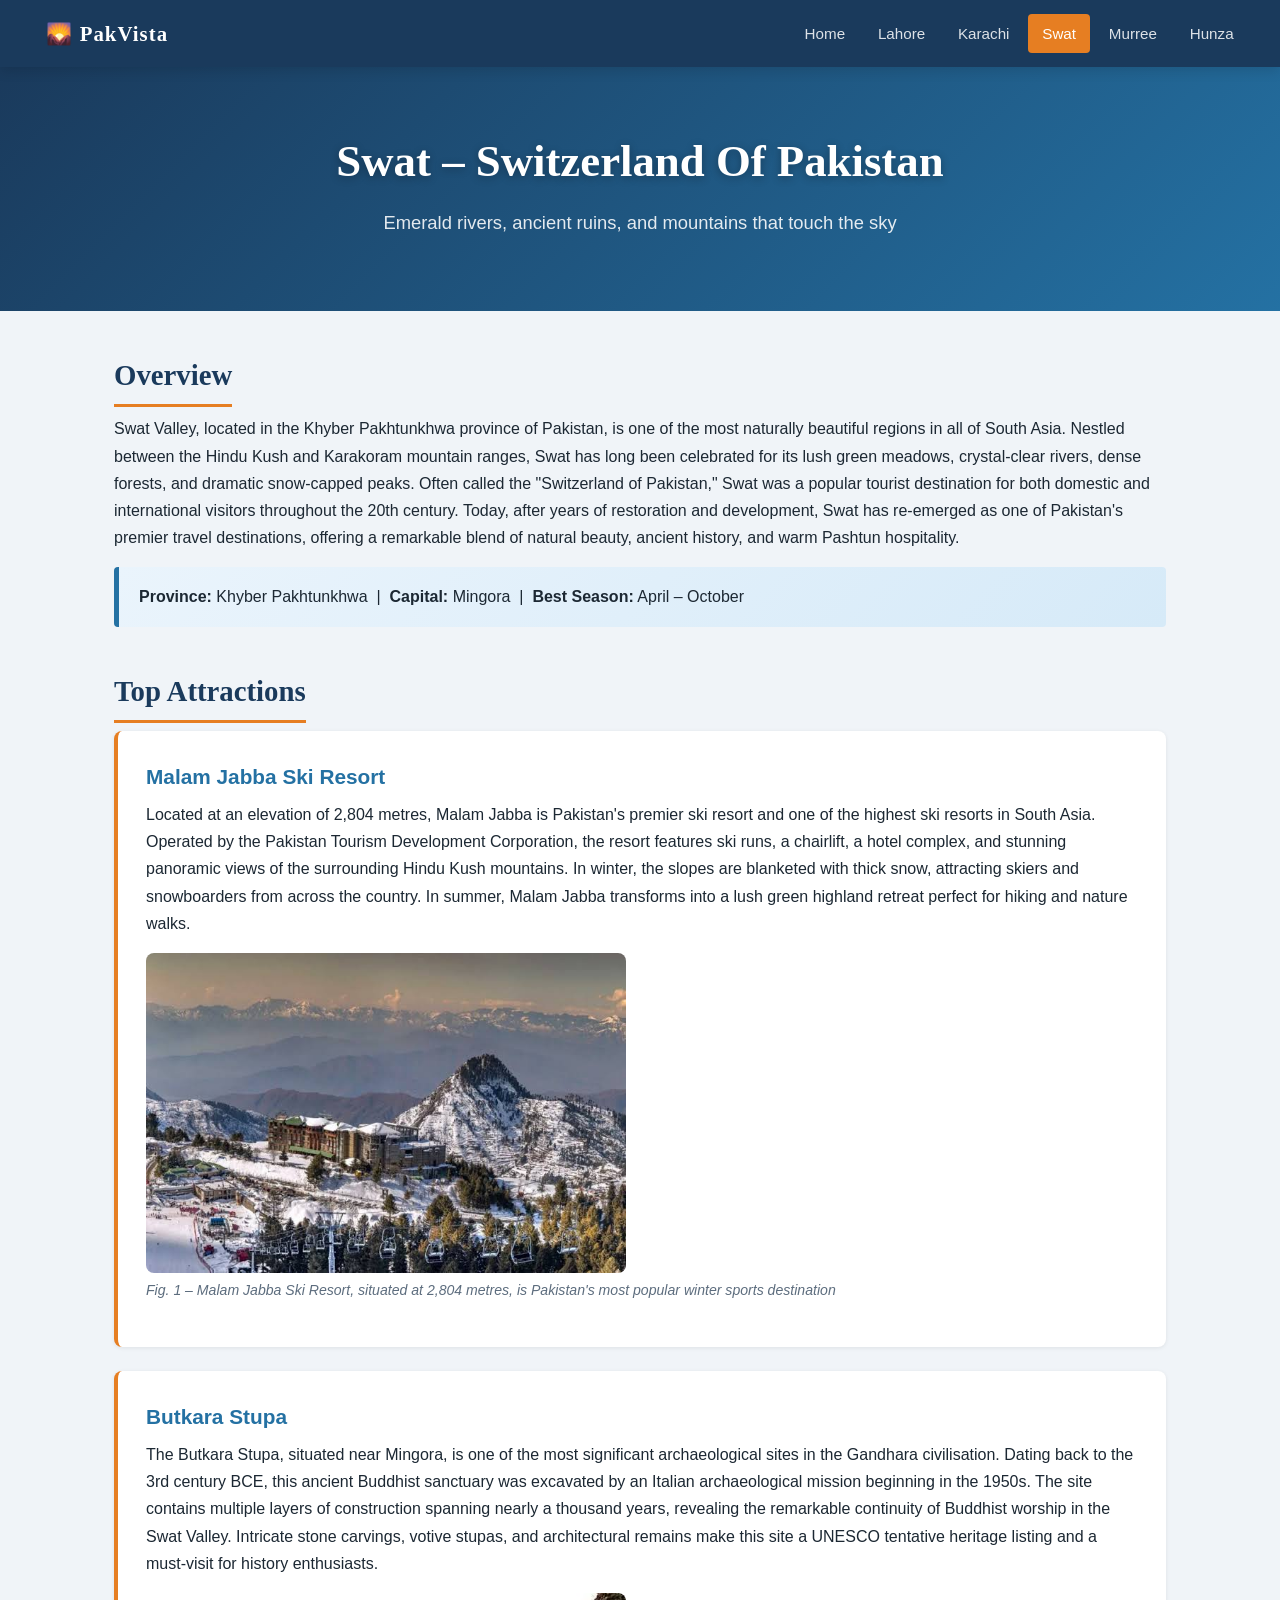
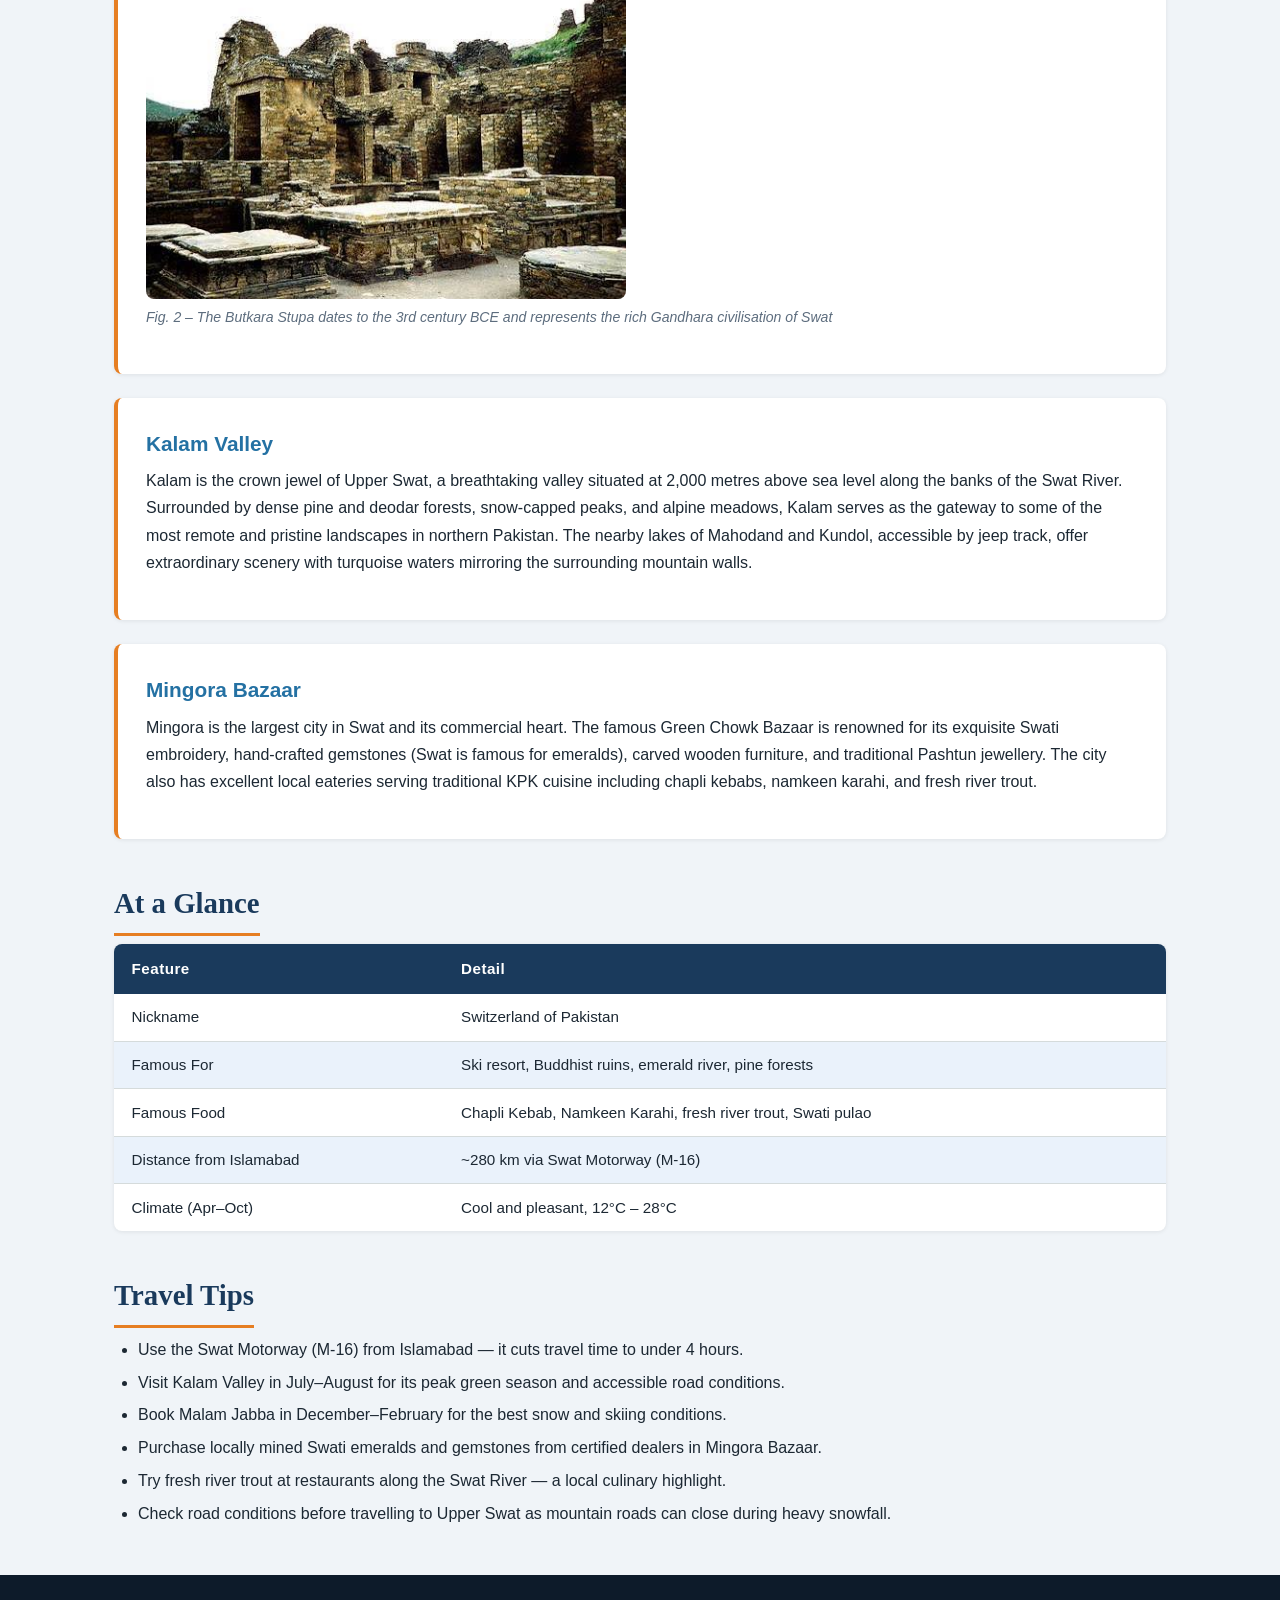
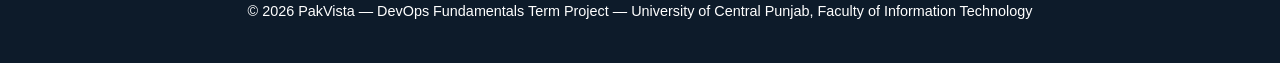
<file: swat.html>
<!DOCTYPE html>
<html lang="en">
<head>
  <meta charset="UTF-8">
  <meta name="viewport" content="width=device-width, initial-scale=1.0">
  <meta name="description" content="Explore Swat Valley – Pakistan's Switzerland. Discover emerald rivers, ancient Buddhist ruins, snow-capped peaks, and the legendary Malam Jabba ski resort.">
  <title>Swat – PakVista</title>
  <link rel="stylesheet" href="style.css">
</head>
<body>

  <nav class="nav-bar">
    <a href="index.html" class="nav-brand">🌄 PakVista</a>
    <a href="index.html">Home</a>
    <a href="lahore.html">Lahore</a>
    <a href="karachi.html">Karachi</a>
    <a href="swat.html" class="active">Swat</a>
    <a href="murree.html">Murree</a>
    <a href="hunza.html">Hunza</a>
  </nav>

  <header class="page-header">
    <h1>Swat – Switzerland Of Pakistan</h1>
    <p class="tagline">Emerald rivers, ancient ruins, and mountains that touch the sky</p>
  </header>

  <main>

    <section id="overview">
      <h2>Overview</h2>
      <p>
        Swat Valley, located in the Khyber Pakhtunkhwa province of Pakistan, is one of the most
        naturally beautiful regions in all of South Asia. Nestled between the Hindu Kush and
        Karakoram mountain ranges, Swat has long been celebrated for its lush green meadows,
        crystal-clear rivers, dense forests, and dramatic snow-capped peaks. Often called the
        "Switzerland of Pakistan," Swat was a popular tourist destination for both domestic and
        international visitors throughout the 20th century. Today, after years of restoration and
        development, Swat has re-emerged as one of Pakistan's premier travel destinations, offering
        a remarkable blend of natural beauty, ancient history, and warm Pashtun hospitality.
      </p>
      <div class="highlight-box">
        <strong>Province:</strong> Khyber Pakhtunkhwa &nbsp;|&nbsp;
        <strong>Capital:</strong> Mingora &nbsp;|&nbsp;
        <strong>Best Season:</strong> April – October
      </div>
    </section>

    <section id="attractions">
      <h2>Top Attractions</h2>

      <article id="malam-jabba">
        <h3>Malam Jabba Ski Resort</h3>
        <p>
          Located at an elevation of 2,804 metres, Malam Jabba is Pakistan's premier ski resort
          and one of the highest ski resorts in South Asia. Operated by the Pakistan Tourism
          Development Corporation, the resort features ski runs, a chairlift, a hotel complex,
          and stunning panoramic views of the surrounding Hindu Kush mountains. In winter,
          the slopes are blanketed with thick snow, attracting skiers and snowboarders from
          across the country. In summer, Malam Jabba transforms into a lush green highland
          retreat perfect for hiking and nature walks.
        </p>
        <figure>
          <img src="images/malam-jabba.jpg"
               alt="Malam Jabba ski resort with snow-covered slopes and chairlift against mountain backdrop"
               style="width:100%; max-width:480px; border-radius:8px; display:block;">
          <figcaption>Fig. 1 – Malam Jabba Ski Resort, situated at 2,804 metres, is Pakistan's most popular winter sports destination</figcaption>
        </figure>
      </article>

      <article id="butkara-stupa">
        <h3>Butkara Stupa</h3>
        <p>
          The Butkara Stupa, situated near Mingora, is one of the most significant archaeological
          sites in the Gandhara civilisation. Dating back to the 3rd century BCE, this ancient
          Buddhist sanctuary was excavated by an Italian archaeological mission beginning in the
          1950s. The site contains multiple layers of construction spanning nearly a thousand
          years, revealing the remarkable continuity of Buddhist worship in the Swat Valley.
          Intricate stone carvings, votive stupas, and architectural remains make this site a
          UNESCO tentative heritage listing and a must-visit for history enthusiasts.
        </p>
        <figure>
          <img src="images/butkara-stupa.jpg"
               alt="Butkara Stupa ancient Buddhist ruins with stone carvings in Swat Valley"
               style="width:100%; max-width:480px; border-radius:8px; display:block;">
          <figcaption>Fig. 2 – The Butkara Stupa dates to the 3rd century BCE and represents the rich Gandhara civilisation of Swat</figcaption>
        </figure>
      </article>

      <article id="kalam-valley">
        <h3>Kalam Valley</h3>
        <p>
          Kalam is the crown jewel of Upper Swat, a breathtaking valley situated at 2,000 metres
          above sea level along the banks of the Swat River. Surrounded by dense pine and deodar
          forests, snow-capped peaks, and alpine meadows, Kalam serves as the gateway to some of
          the most remote and pristine landscapes in northern Pakistan. The nearby lakes of
          Mahodand and Kundol, accessible by jeep track, offer extraordinary scenery with
          turquoise waters mirroring the surrounding mountain walls.
        </p>
      </article>

      <article id="mingora-bazaar">
        <h3>Mingora Bazaar</h3>
        <p>
          Mingora is the largest city in Swat and its commercial heart. The famous Green Chowk
          Bazaar is renowned for its exquisite Swati embroidery, hand-crafted gemstones (Swat
          is famous for emeralds), carved wooden furniture, and traditional Pashtun jewellery.
          The city also has excellent local eateries serving traditional KPK cuisine including
          chapli kebabs, namkeen karahi, and fresh river trout.
        </p>
      </article>
    </section>

    <section id="highlights-table">
      <h2>At a Glance</h2>
      <table>
        <thead>
          <tr><th>Feature</th><th>Detail</th></tr>
        </thead>
        <tbody>
          <tr><td>Nickname</td><td>Switzerland of Pakistan</td></tr>
          <tr><td>Famous For</td><td>Ski resort, Buddhist ruins, emerald river, pine forests</td></tr>
          <tr><td>Famous Food</td><td>Chapli Kebab, Namkeen Karahi, fresh river trout, Swati pulao</td></tr>
          <tr><td>Distance from Islamabad</td><td>~280 km via Swat Motorway (M-16)</td></tr>
          <tr><td>Climate (Apr–Oct)</td><td>Cool and pleasant, 12°C – 28°C</td></tr>
        </tbody>
      </table>
    </section>

    <section id="travel-tips">
      <h2>Travel Tips</h2>
      <ul>
        <li>Use the Swat Motorway (M-16) from Islamabad — it cuts travel time to under 4 hours.</li>
        <li>Visit Kalam Valley in July–August for its peak green season and accessible road conditions.</li>
        <li>Book Malam Jabba in December–February for the best snow and skiing conditions.</li>
        <li>Purchase locally mined Swati emeralds and gemstones from certified dealers in Mingora Bazaar.</li>
        <li>Try fresh river trout at restaurants along the Swat River — a local culinary highlight.</li>
        <li>Check road conditions before travelling to Upper Swat as mountain roads can close during heavy snowfall.</li>
      </ul>
    </section>

  </main>

  <footer>
    <p>
      &copy; 2026 PakVista &mdash; DevOps Fundamentals Term Project &mdash;
      University of Central Punjab, Faculty of Information Technology
    </p>
  </footer>

</body>
</html>
</file>
<file: style.css>
/* ============================================================
   PakVista – Shared Stylesheet
   All pages must link to this file. Do NOT create separate CSS files.
   Inline <style> blocks are allowed only for minor page-specific overrides.
   ============================================================ */

/* ── CSS Custom Properties (Design Tokens) ─────────────────── */
:root {
  --color-primary:      #1a3a5c;
  --color-secondary:    #2471a3;
  --color-accent:       #e67e22;
  --color-accent-dark:  #ca6f1e;
  --color-bg:           #f0f4f8;
  --color-surface:      #ffffff;
  --color-text:         #1c2833;
  --color-text-muted:   #5d6d7e;
  --color-border:       #d5dbdb;
  --color-white:        #ffffff;
  --color-footer-bg:    #0d1b2a;

  --font-main:    'Segoe UI', Tahoma, Geneva, Verdana, sans-serif;
  --font-heading: Georgia, 'Times New Roman', serif;

  --shadow-sm:  0 1px 4px rgba(0, 0, 0, 0.08);
  --shadow-md:  0 4px 12px rgba(0, 0, 0, 0.12);
  --shadow-lg:  0 8px 24px rgba(0, 0, 0, 0.15);

  --radius-sm: 4px;
  --radius-md: 8px;
  --radius-lg: 16px;

  --transition: 0.25s ease;
}

/* ── Reset & Base ───────────────────────────────────────────── */
*, *::before, *::after {
  box-sizing: border-box;
  margin: 0;
  padding: 0;
}

body {
  font-family: var(--font-main);
  background-color: var(--color-bg);
  color: var(--color-text);
  line-height: 1.7;
  font-size: 1rem;
}

/* ── Typography ─────────────────────────────────────────────── */
h1 {
  font-family: var(--font-heading);
  font-size: 2.4rem;
  color: var(--color-primary);
  margin-bottom: 0.5rem;
}
h2 {
  font-family: var(--font-heading);
  font-size: 1.8rem;
  color: var(--color-primary);
  margin-bottom: 0.5rem;
  border-bottom: 3px solid var(--color-accent);
  padding-bottom: 0.3rem;
  display: inline-block;
}
h3 {
  font-size: 1.3rem;
  color: var(--color-secondary);
  margin-bottom: 0.4rem;
}
footer p {
  color: white;
}
p {
  margin-bottom: 1rem;
  color: var(--color-text);
}
a {
  color: var(--color-secondary);
  text-decoration: none;
  transition: color var(--transition);
}
a:hover {
  color: var(--color-accent);
  text-decoration: underline;
}
ul, ol {
  padding-left: 1.5rem;
  margin-bottom: 1rem;
}
li {
  margin-bottom: 0.35rem;
}

/* ── Navigation Bar ─────────────────────────────────────────── */
.nav-bar {
  background-color: var(--color-primary);
  display: flex;
  align-items: center;
  flex-wrap: wrap;
  gap: 0.25rem;
  padding: 0.6rem 2rem;
  box-shadow: var(--shadow-md);
  position: sticky;
  top: 0;
  z-index: 100;
}
.nav-bar .nav-brand {
  font-family: var(--font-heading);
  font-size: 1.3rem;
  color: var(--color-white);
  font-weight: 700;
  letter-spacing: 0.05em;
  margin-right: auto;
  text-decoration: none;
}
.nav-bar a {
  color: rgba(255, 255, 255, 0.85);
  font-weight: 500;
  font-size: 0.95rem;
  padding: 0.4rem 0.9rem;
  border-radius: var(--radius-sm);
  transition: background var(--transition), color var(--transition);
  text-decoration: none;
}
.nav-bar a:hover,
.nav-bar a.active {
  background-color: var(--color-accent);
  color: var(--color-white);
  text-decoration: none;
}

/* ── Header / Hero ──────────────────────────────────────────── */
header.page-header {
  background: linear-gradient(135deg, var(--color-primary) 0%, var(--color-secondary) 100%);
  color: var(--color-white);
  padding: 3.5rem 2rem;
  text-align: center;
}
header.page-header h1 {
  color: var(--color-white);
  font-size: 2.8rem;
  text-shadow: 0 2px 8px rgba(0, 0, 0, 0.3);
}
header.page-header p.tagline {
  font-size: 1.15rem;
  color: rgba(255, 255, 255, 0.88);
  margin-top: 0.5rem;
}

/* ── Main Content ───────────────────────────────────────────── */
main {
  max-width: 1100px;
  margin: 2.5rem auto;
  padding: 0 1.5rem;
}

section {
  margin-bottom: 2.5rem;
}

article {
  background: var(--color-surface);
  border-radius: var(--radius-md);
  padding: 1.75rem;
  box-shadow: var(--shadow-sm);
  margin-bottom: 1.5rem;
  border-left: 4px solid var(--color-accent);
  transition: box-shadow var(--transition);
}
article:hover {
  box-shadow: var(--shadow-md);
}

/* ── Tables ─────────────────────────────────────────────────── */
table {
  width: 100%;
  border-collapse: collapse;
  margin-bottom: 1.5rem;
  background: var(--color-surface);
  border-radius: var(--radius-md);
  overflow: hidden;
  box-shadow: var(--shadow-sm);
}
th {
  background-color: var(--color-primary);
  color: var(--color-white);
  padding: 0.75rem 1.1rem;
  text-align: left;
  font-size: 0.95rem;
  letter-spacing: 0.03em;
}
td {
  padding: 0.65rem 1.1rem;
  border-bottom: 1px solid var(--color-border);
  font-size: 0.95rem;
}
tr:last-child td {
  border-bottom: none;
}
tr:nth-child(even) td {
  background-color: #eaf2fb;
}
tr:hover td {
  background-color: #d6eaf8;
}

/* ── Image Placeholder ──────────────────────────────────────── */
.img-placeholder {
  width: 100%;
  max-width: 480px;
  height: 220px;
  background: linear-gradient(135deg, #d6eaf8 0%, #aed6f1 100%);
  border: 2px dashed var(--color-secondary);
  border-radius: var(--radius-md);
  display: flex;
  align-items: center;
  justify-content: center;
  font-style: italic;
  color: var(--color-secondary);
  font-size: 0.95rem;
  margin: 1rem 0;
}

figure {
  margin: 1rem 0;
}
figcaption {
  font-size: 0.88rem;
  color: var(--color-text-muted);
  margin-top: 0.4rem;
  font-style: italic;
}

/* ── Info Cards (optional utility) ─────────────────────────── */
.card-grid {
  display: grid;
  grid-template-columns: repeat(auto-fit, minmax(260px, 1fr));
  gap: 1.25rem;
  margin-top: 1.25rem;
}
.card {
  background: var(--color-surface);
  border-radius: var(--radius-md);
  padding: 1.5rem;
  box-shadow: var(--shadow-sm);
  border-top: 4px solid var(--color-accent);
  transition: transform var(--transition), box-shadow var(--transition);
}
.card:hover {
  transform: translateY(-3px);
  box-shadow: var(--shadow-md);
}
.card h3 {
  margin-bottom: 0.6rem;
}

/* ── Highlight Box ──────────────────────────────────────────── */
.highlight-box {
  background: linear-gradient(135deg, #eaf4fc 0%, #d6eaf8 100%);
  border-left: 5px solid var(--color-secondary);
  border-radius: var(--radius-sm);
  padding: 1rem 1.25rem;
  margin: 1rem 0;
  color: var(--color-text);
}

/* ── Footer ─────────────────────────────────────────────────── */
footer {
  background-color: var(--color-footer-bg);
  color: rgba(255, 255, 255, 0.75);
  text-align: center;
  padding: 1.5rem 1rem;
  margin-top: 3rem;
  font-size: 0.9rem;
}
footer a {
  color: var(--color-accent);
}
footer a:hover {
  color: var(--color-accent-dark);
}

/* ── Responsive ─────────────────────────────────────────────── */
@media (max-width: 768px) {
  h1               { font-size: 1.8rem; }
  h2               { font-size: 1.4rem; }
  .nav-bar         { padding: 0.6rem 1rem; gap: 0.4rem; }
  .nav-bar .nav-brand { width: 100%; margin-bottom: 0.4rem; }
  header.page-header { padding: 2rem 1rem; }
  header.page-header h1 { font-size: 2rem; }
  main             { padding: 0 1rem; }
}
@media (max-width: 480px) {
  .nav-bar a       { font-size: 0.85rem; padding: 0.35rem 0.6rem; }
  .card-grid       { grid-template-columns: 1fr; }
}
</file>
